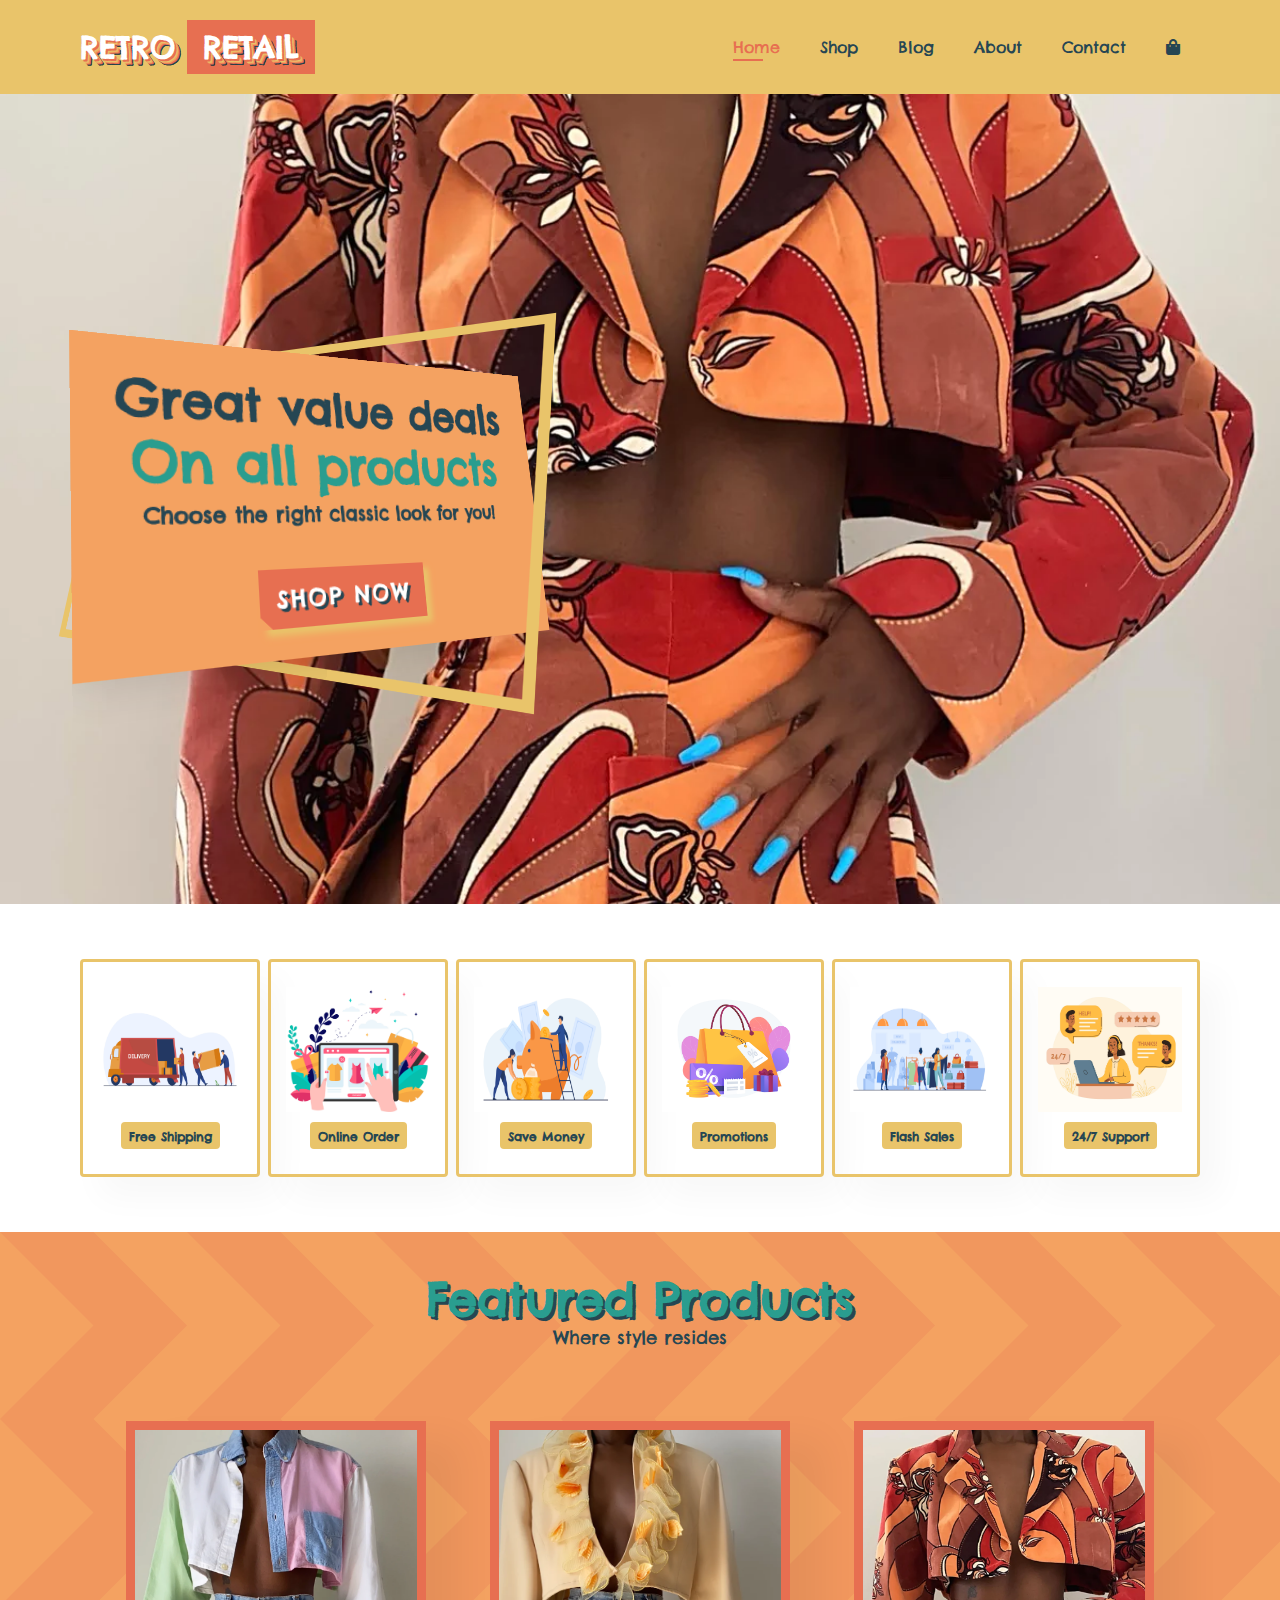
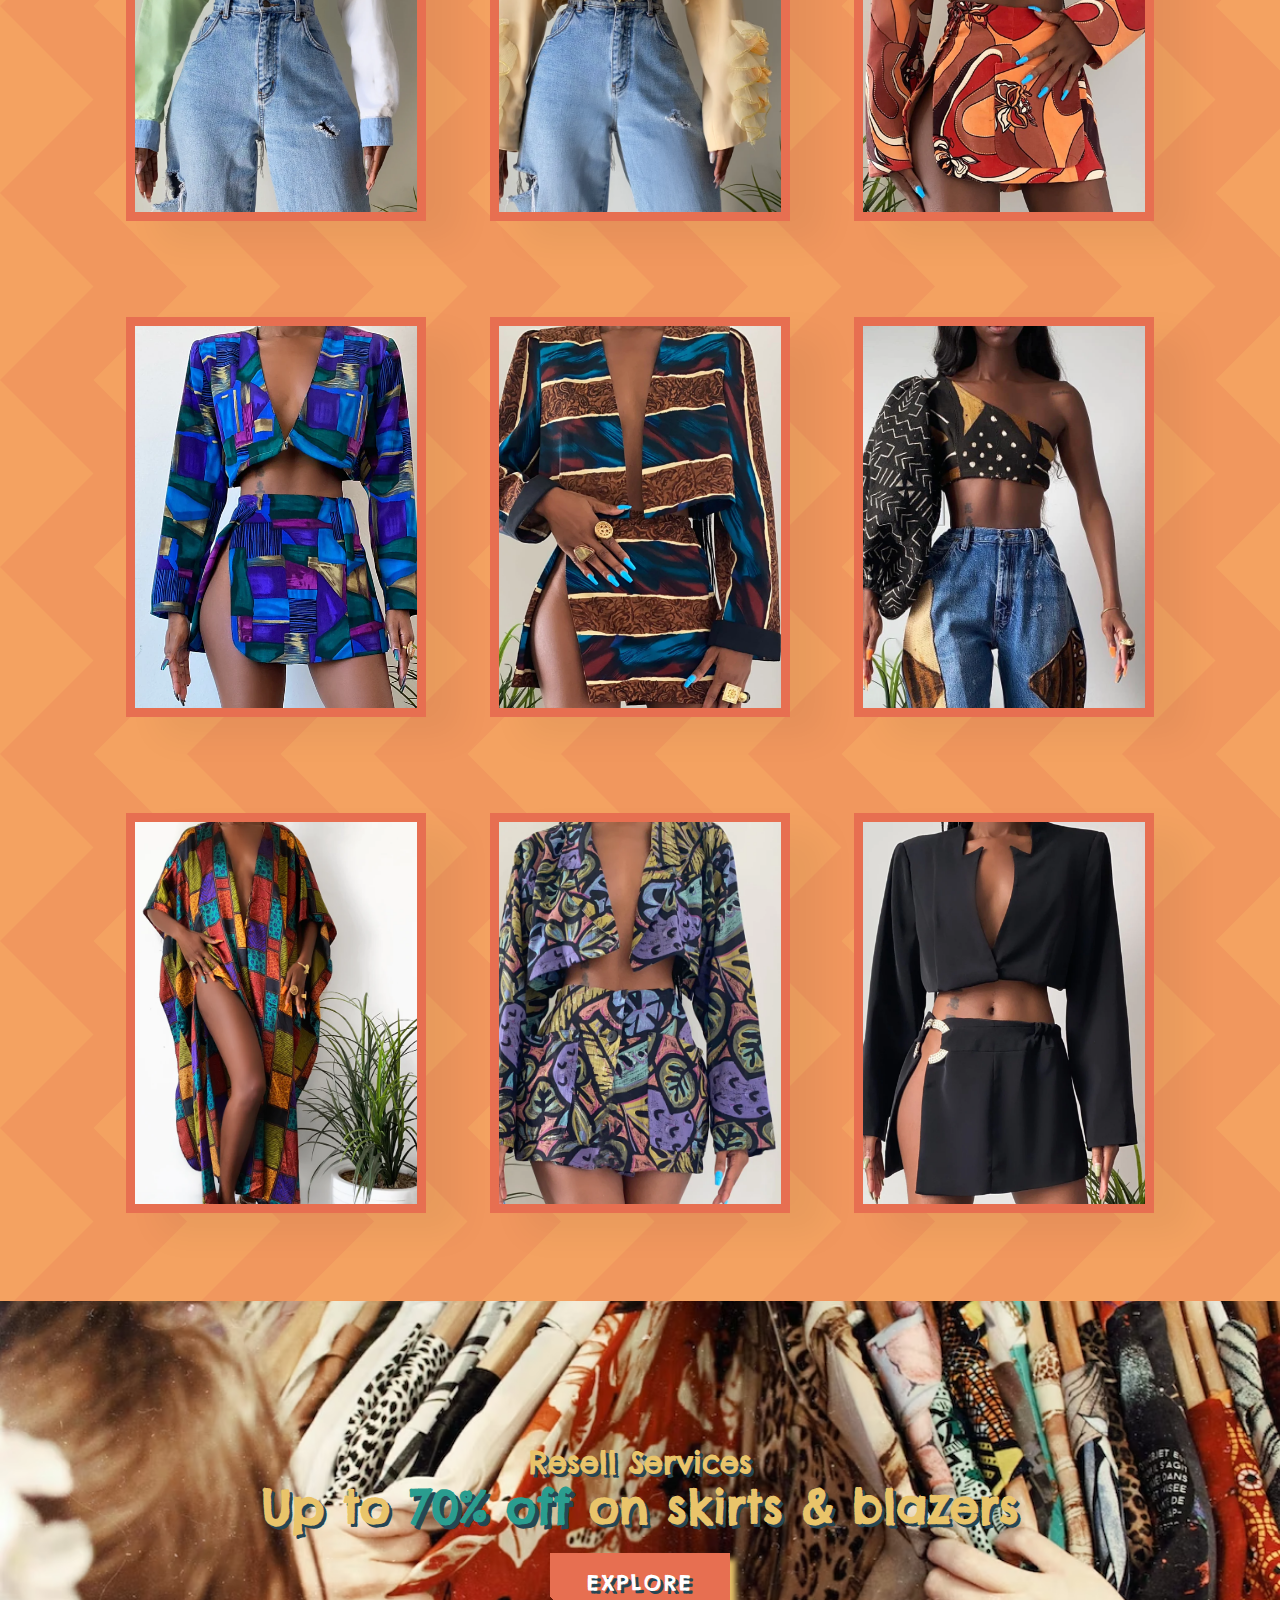
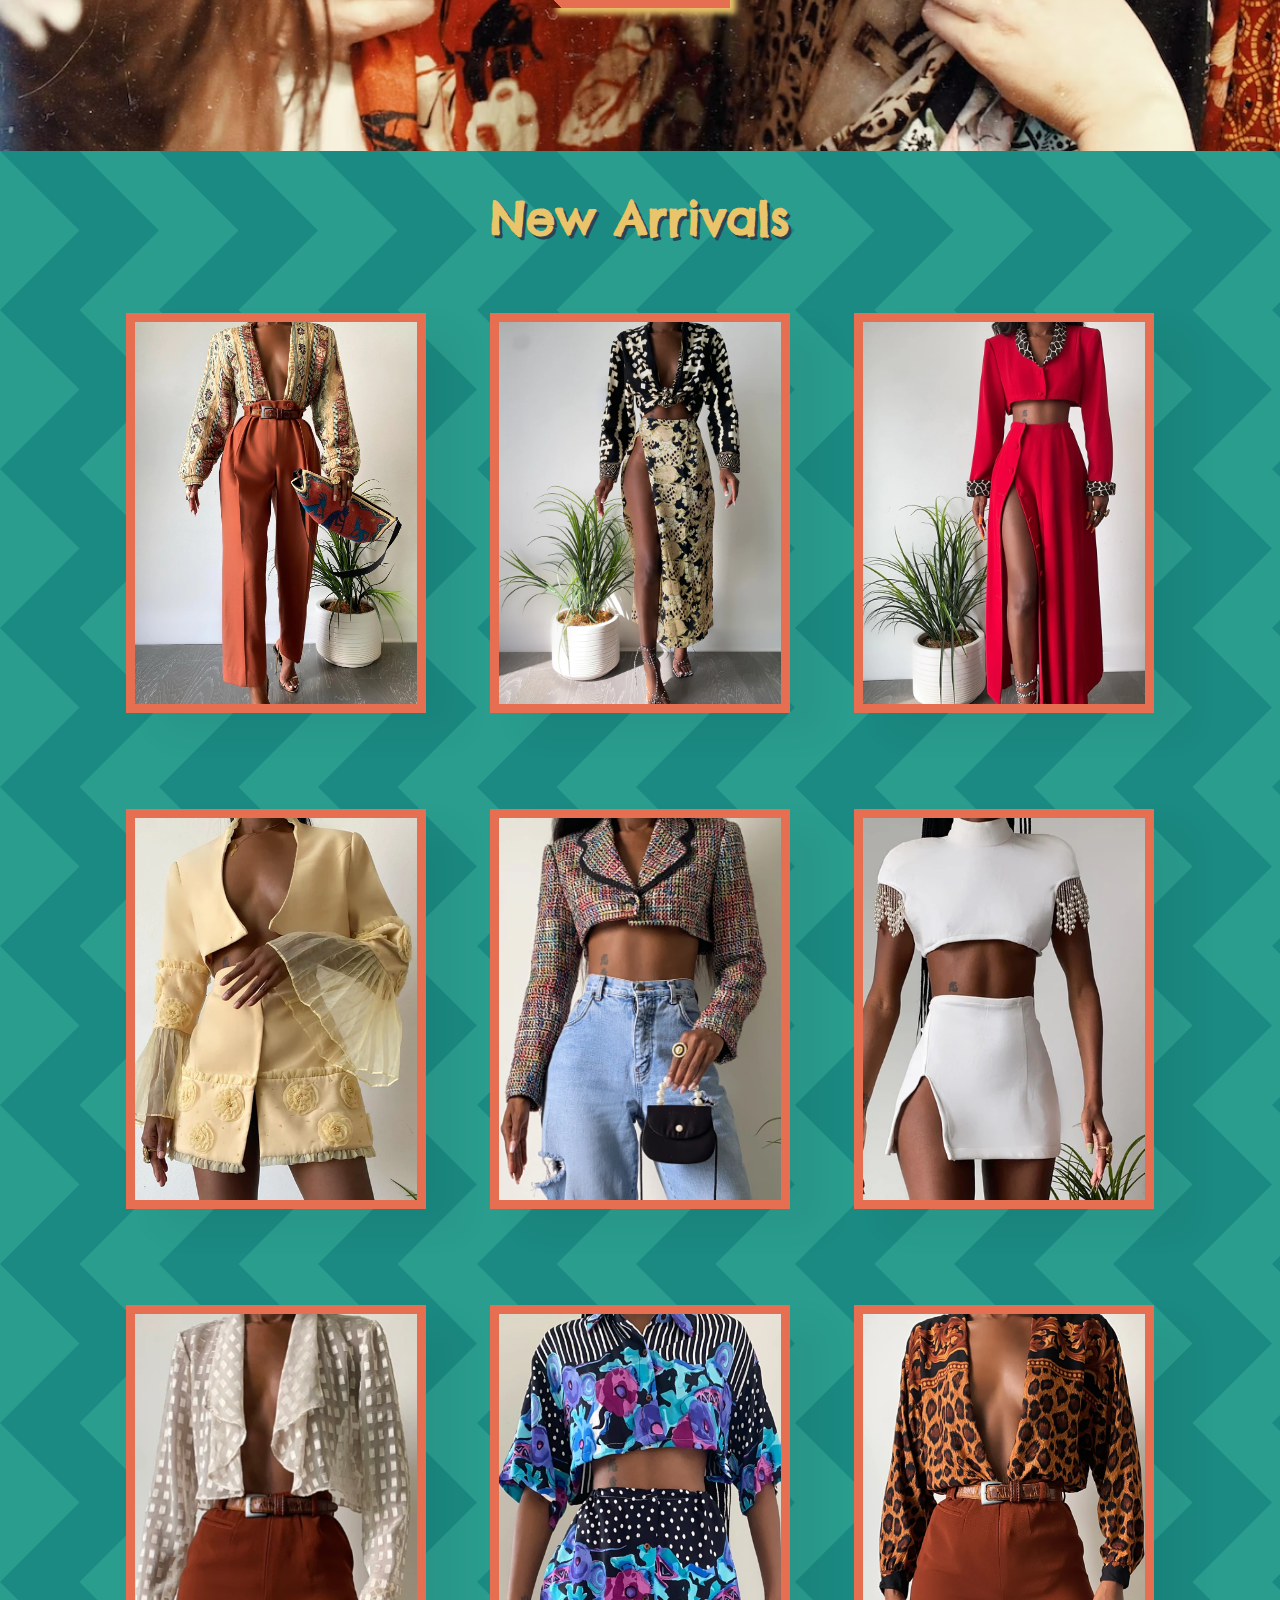
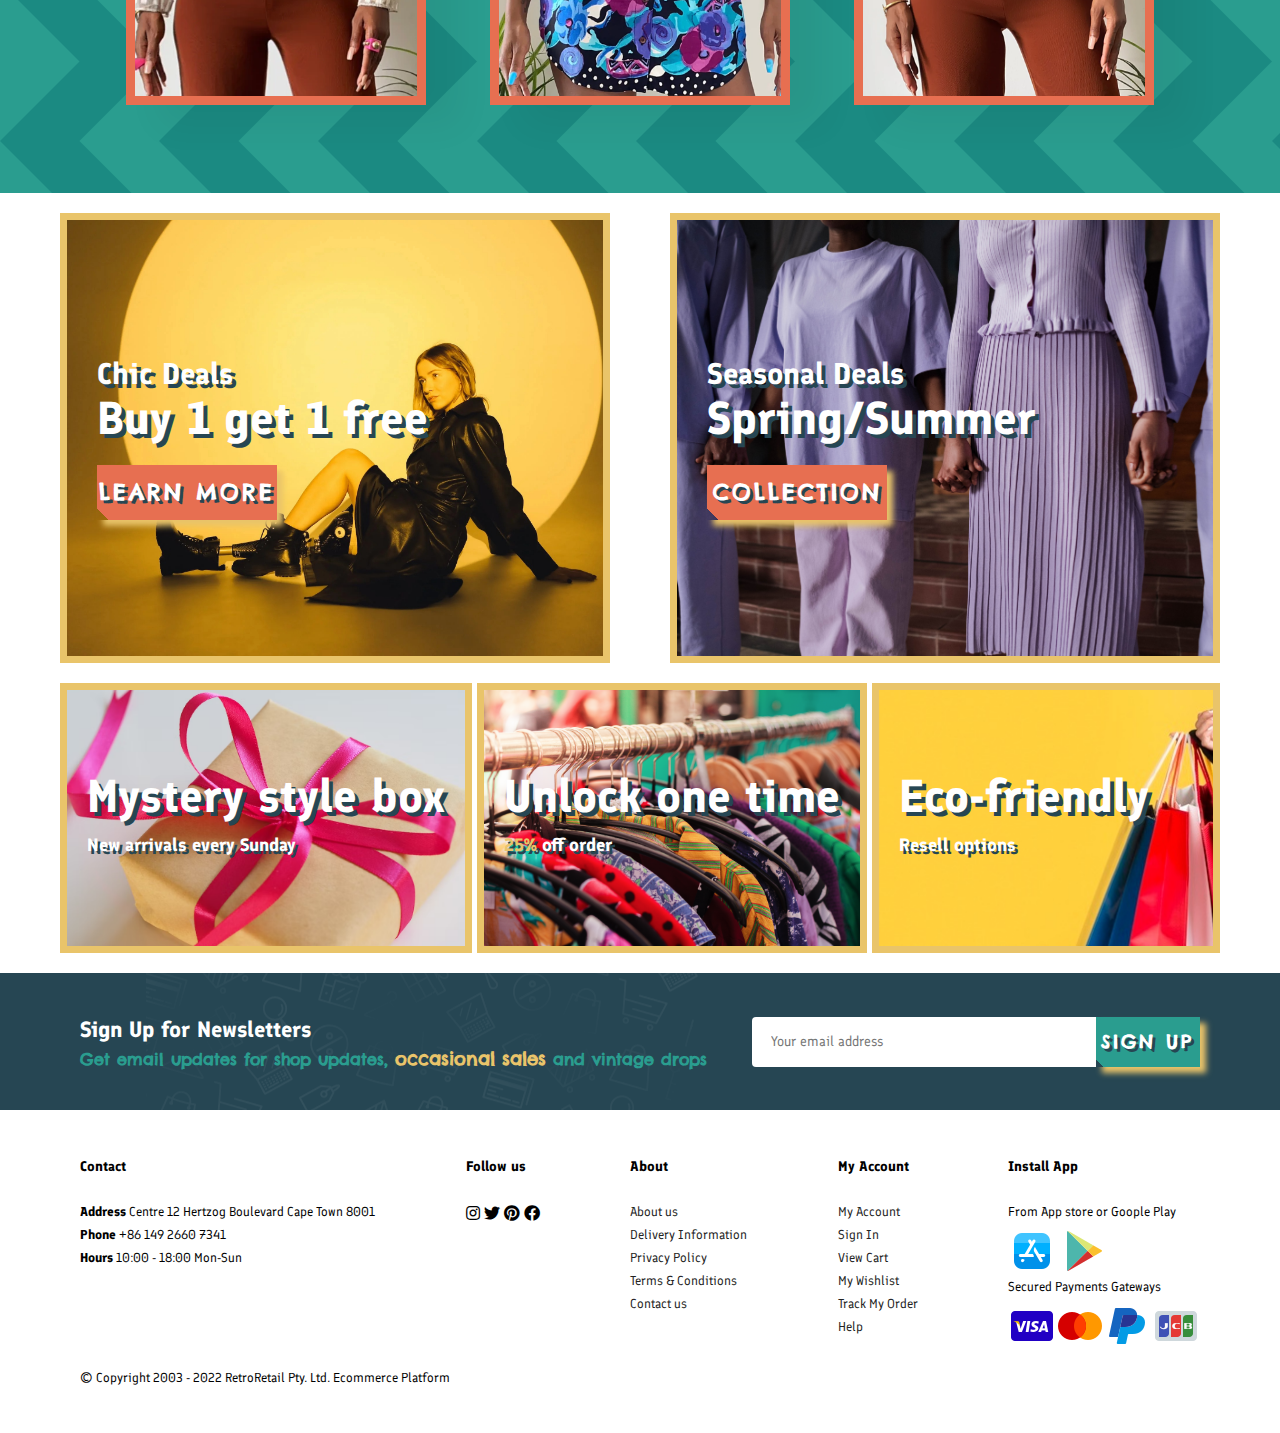
<file: index.html>
<html lang="en">
<head>
  <meta charset="UTF-8">
  <meta http-equiv="X-UA-Compatible" content="IE=edge">
  <meta name="viewport" content="width=device-width, initial-scale=1.0">
   <title>Retro Retail</title>
   <link rel="stylesheet" href="style.css">
   <link rel="stylesheet" href="https://cdnjs.cloudflare.com/ajax/libs/font-awesome/5.15.4/css/all.min.css"
    integrity="sha512-1ycn6IcaQQ40/MKBW2W4Rhis/DbILU74C1vSrLJxCq57o941Ym01SwNsOMqvEBFlcgUa6xLiPY/NS5R+E6ztJQ=="
    crossorigin="anonymous" referrerpolicy="no-referrer" />
   <link rel="preconnect" href="https://fonts.gstatic.com">

</head>
<body>
 <section id="header">
   <div class="logo">
    <h5>Retro <span>Retail</span></h5>
   </div>
    <div>
    <ul id="navbar">
      <li><a class="active" href="index.html">Home</a></li>
      <li><a href="shop.html">Shop</a></li>
      <li><a href="blog.html">Blog</a></li>
      <li><a href="about.html">About</a></li>
      <li><a href="contact.html">Contact</a></li>
      <li id="lg-bag"><a href="cart.html"><i class="fas fa-shopping-bag"></i></a></li>
          <a href="#" id="close"><i class="fas fa-times"></i></a>
   </ul>
   </div>
    <div id="mobile">
      <a href="cart.html"><i class="fas fa-shopping-bag"></i></a>
      <a href="#" id="bar"><i class="fas fa-outdent"></i></a>

    </div>

 </section>
 <section id="hero">
    <div class="hero-card-wrapper">
    <div class="card-text">
    <h2>Great value deals</h2>
    <h1>On all products</h1>
    <h4>Choose the right classic look for you!</h4>
    <a href="shop.html"><button>Shop Now</button></a>
   </div>
  </div>
 </section>
 <section id="feature" class="section-p1">
  <div class="feature-box">
    <img src="images/features/Loading workman carrying boxes.jpg" alt="Loading workman carrying boxes-icon"  height="125px" >
    <h6>Free Shipping</h6>
  </div>
  <div class="feature-box" id="online-order">
    <img src="images/features/onlineshopping.jpg" alt="online-shopping-icon">
    <h6>Online Order</h6>
  </div>
  <div class="feature-box">
    <img src="images/features/piggybank.jpg" alt="piggybank-icon" height="125px">
    <h6>Save Money</h6>
  </div>
  <div class="feature-box">
    <img src="images/features/promotions.jpg" alt="shopping-goods-icon"height="125" width="50px">
    <h6>Promotions</h6>
  </div>
  <div class="feature-box">
    <img src="images/features/sale.jpg" alt="highfive-icon" height="125px">
    <h6>Flash Sales</h6>
  </div>
  <div class="feature-box">
    <img src="images/features/support.jpg" alt="laptop-icon" width="50px" height="125px">
    <h6>24/7 Support</h6>
  </div>

 </section>
 <section id="product-1" class="section-p1">
  <h2>Featured Products</h2>
  <p>Where style resides</p>
  <div class="featured-products">
    <div class="product">
      <div class="image-box">
      <img src="images/products/vintage-2.png" alt="">
      </div>
      <div class="product-content">
      <div class="description">
        <span>Pastel Dreams Denim</span>
        <h5>90s denim set</h5>
        <div class="star-rating">
          <i class="fas fa-star"></i>
          <i class="fas fa-star"></i>
          <i class="fas fa-star"></i>
          <i class="fas fa-star"></i>
          <i class="fas fa-star"></i>
        </div>
        <h4>$80</h4>
      </div>
       <a href="sproduct.html"><i id="shopping-icon" class="fas fa-shopping-cart cart"></i></a>
      </div>
    </div>
    <div class="product">
      <div class="image-box">
        <img src="images/products/vintage-3.png" alt="">
      </div>
      <div class="product-content">
        <div class="description">
          <span>Canary blazer</span>
          <h5>Floral Crop blazer</h5>
          <div class="star-rating">
            <i class="fas fa-star"></i>
            <i class="fas fa-star"></i>
            <i class="fas fa-star"></i>
            <i class="fas fa-star"></i>
          </div>
          <h4>$68</h4>
        </div>
        <a href="sproduct.html"><i  class="fas fa-shopping-cart cart"></i></a>
      </div>
    </div>
    <div class="product">
      <div class="image-box">
        <img src="images/products/vintage-1.png" alt="">
      </div>
      <div class="product-content">
        <div class="description">
          <span>Neural Mosaic Delight</span>
          <h5>Matching two-piece set</h5>
          <div class="star-rating">
            <i class="fas fa-star"></i>
            <i class="fas fa-star"></i>
            <i class="fas fa-star"></i>
            <i class="fas fa-star"></i>
            <i class="fas fa-star"></i>
          </div>
          <h4>$95</h4>
        </div>
        <a href="sproduct.html"><i class="fas fa-shopping-cart cart"></i></a>
      </div>
    </div>
    <div class="product">
      <div class="image-box">
        <img src="images/products/vintage-17.png" alt="">
      </div>
      <div class="product-content">
        <div class="description">
          <span>Aqua Abstract</span>
          <h5>Two-piece mini skirt</h5>
          <div class="star-rating">
            <i class="fas fa-star"></i>
            <i class="fas fa-star"></i>
            <i class="fas fa-star"></i>
            <i class="fas fa-star"></i>
          </div>
          <h4>$68</h4>
        </div>
        <a href="sproduct.html"><i  class="fas fa-shopping-cart cart"></i></a>
      </div>
    </div>
    <div class="product">
      <div class="image-box">
        <img src="images/products/vintage-13.png" alt="">
      </div>
      <div class="product-content">
        <div class="description">
          <span>Mocha Canyon</span>
          <h5>Brown-blue two-piece set</h5>
          <div class="star-rating">
            <i class="fas fa-star"></i>
            <i class="fas fa-star"></i>
            <i class="fas fa-star"></i>
            <i class="fas fa-star"></i>
            <i class="fas fa-star"></i>
          </div>
          <h4>$95</h4>
        </div>
        <a href="sproduct.html"><i  class="fas fa-shopping-cart cart"></i></a>
      </div>
    </div>
    <div class="product">
      <div class="image-box">
        <img src="images/products/vintage-14.png" alt="">
      </div>
      <div class="product-content">
        <div class="description">
          <span>Jungle queen</span>
          <h5>single-sleeved puff top</h5>
          <div class="star-rating">
            <i class="fas fa-star"></i>
            <i class="fas fa-star"></i>
            <i class="fas fa-star"></i>
            <i class="fas fa-star"></i>
            <i class="fas fa-star"></i>
          </div>
          <h4>$95</h4>
        </div>
        <a href="sproduct.html"><i class="fas fa-shopping-cart cart"></i></a>
      </div>
    </div>
    <div class="product">
      <div class="image-box">
        <img src="images/products/vintage-10.png" alt="">
      </div>
      <div class="product-content">
        <div class="description">
          <span>Mosaic Supreme</span>
          <h5>Loose fitted dress</h5>
          <div class="star-rating">
            <i class="fas fa-star"></i>
            <i class="fas fa-star"></i>
            <i class="fas fa-star"></i>
            <i class="fas fa-star"></i>
          </div>
          <h4>$78</h4>
        </div>
        <a href="sproduct.html"><i  class="fas fa-shopping-cart cart"></i></a>
      </div>
    </div>

    <div class="product">
      <div class="image-box">
        <img src="images/products/vintage-15.png" alt="">
      </div>
      <div class="product-content">
        <div class="description">
          <span>Abstract illusions</span>
          <h5>Matching two-piece cotton set</h5>
          <div class="star-rating">
            <i class="fas fa-star"></i>
            <i class="fas fa-star"></i>
            <i class="fas fa-star"></i>
            <i class="fas fa-star"></i>
            <i class="fas fa-star"></i>
          </div>
          <h4>$75</h4>
        </div>
        <a href="sproduct.html"><i class="fas fa-shopping-cart cart"></i></a>
      </div>
    </div>
    <div class="product">
      <div class="image-box">
        <img src="images/products/vintage-16.png" alt="">
      </div>
      <div class="product-content">
        <div class="description">
          <span>Reconstructed Noire</span>
          <h5>Jeweled set</h5>
          <div class="star-rating">
            <i class="fas fa-star"></i>
            <i class="fas fa-star"></i>
            <i class="fas fa-star"></i>
            <i class="fas fa-star"></i>
            <i class="fas fa-star"></i>
          </div>
          <h4>$105</h4>
        </div>
        <a href="sproduct.html"><i class="fas fa-shopping-cart cart"></i></a>
      </div>
    </div>

  </div>

 </section>
 <section id="banner">
  <h4>Resell Services</h4>
  <h2>Up to <span>70% off</span> on skirts & blazers</h2>
  <a href="sale-explore.html"><button  class="explore">Explore</button></a>
 </section>
<section id="product-1" class="new-arrivals">
 <h2>New Arrivals</h2>
<div class="featured-products">
  <div class="product">
    <div class="image-box">
      <img src="images/products/vintage-6.png" alt="">
    </div>
    <div class="product-content">
      <div class="description">
        <span>Toffee Trip</span>
        <h5>Formal trouser</h5>
        <div class="star-rating">
          <i class="fas fa-star"></i>
          <i class="fas fa-star"></i>
          <i class="fas fa-star"></i>
          <i class="fas fa-star"></i>
          <i class="fas fa-star"></i>
        </div>
        <h4>$60</h4>
      </div>
      <a href="#"><i id="shopping-icon"class="fas fa-shopping-cart cart"></i></a>
    </div>
  </div>
  <div class="product">
    <div class="image-box">
      <img src="images/products/vintage-11.png" alt="">
    </div>
    <div class="product-content">
      <div class="description">
        <span>Safari Siren </span>
        <h5>skirt and top</h5>
        <div class="star-rating">
          <i class="fas fa-star"></i>
          <i class="fas fa-star"></i>
          <i class="fas fa-star"></i>
          <i class="fas fa-star"></i>
        </div>
        <h4>$108</h4>
      </div>
      <a href="#"><i id="shopping-icon" class="fas fa-shopping-cart cart"></i></a>
    </div>
  </div>
  <div class="product">
    <div class="image-box">
      <img src="images/products/vintage-12.png" alt="">
    </div>
    <div class="product-content">
      <div class="description">
        <span>Rouge Seductress</span>
        <h5>Matching two-piece suit</h5>
        <div class="star-rating">
          <i class="fas fa-star"></i>
          <i class="fas fa-star"></i>
          <i class="fas fa-star"></i>
          <i class="fas fa-star"></i>
          <i class="fas fa-star"></i>
        </div>
        <h4>$100</h4>
      </div>
      <a href="#"><i id="shopping-icon" class="fas fa-shopping-cart cart"></i></a>
    </div>
  </div>
  <div class="product">
    <div class="image-box">
      <img src="images/products/vintage-7.png" alt="">
    </div>
    <div class="product-content">
      <div class="description">
        <span>Canary Bell Sleeve</span>
        <h5>Two-piece suit</h5>
        <div class="star-rating">
          <i class="fas fa-star"></i>
          <i class="fas fa-star"></i>
          <i class="fas fa-star"></i>
          <i class="fas fa-star"></i>
        </div>
        <h4>$108</h4>
      </div>
      <a href="#"><i id="shopping-icon"class="fas fa-shopping-cart cart"></i></a>
    </div>
  </div>
  <div class="product">
    <div class="image-box">
      <img src="images/products/vintage-5.png" alt="">
    </div>
    <div class="product-content">
      <div class="description">
        <span>Divine Dynasty</span>
        <h5>formal cropped blazer</h5>
        <div class="star-rating">
          <i class="fas fa-star"></i>
          <i class="fas fa-star"></i>
          <i class="fas fa-star"></i>
          <i class="fas fa-star"></i>
          <i class="fas fa-star"></i>
        </div>
        <h4>$95</h4>
      </div>
      <a href="#"><i id="shopping-icon" class="fas fa-shopping-cart cart"></i></a>
    </div>
  </div>
  <div class="product">
    <div class="image-box">
      <img src="images/products/vintage-8.png" alt="">
    </div>
    <div class="product-content">
      <div class="description">
        <span>Angelic fit</span>
        <h5>matching two-piece suit</h5>
        <div class="star-rating">
          <i class="fas fa-star"></i>
          <i class="fas fa-star"></i>
          <i class="fas fa-star"></i>
          <i class="fas fa-star"></i>
          <i class="fas fa-star"></i>
        </div>
        <h4>$95</h4>
      </div>
      <a href="#"><i class="fas fa-shopping-cart cart"></i></a>
    </div>
  </div>
  <div class="product">
    <div class="image-box">
      <img src="images/products/vintage-18.png" alt="">
    </div>
    <div class="product-content">
      <div class="description">
        <span>Vintage Ivory</span>
        <h5>Paneled Crop Blouse</h5>
        <div class="star-rating">
          <i class="fas fa-star"></i>
          <i class="fas fa-star"></i>
          <i class="fas fa-star"></i>
          <i class="fas fa-star"></i>
        </div>
        <h4>$59</h4>
      </div>
      <a href="#"><i class="fas fa-shopping-cart cart"></i></a>
    </div>
  </div>

  <div class="product">
    <div class="image-box">
      <img src="images/products/vintage-19.png" alt="">
    </div>
    <div class="product-content">
      <div class="description">
        <span>Lavender Canvas</span>
        <h5>Matching two-piece cotton set</h5>
        <div class="star-rating">
          <i class="fas fa-star"></i>
          <i class="fas fa-star"></i>
          <i class="fas fa-star"></i>
          <i class="fas fa-star"></i>
          <i class="fas fa-star"></i>
        </div>
        <h4>$65</h4>
      </div>
      <a href="#"><i class="fas fa-shopping-cart cart"></i></a>
    </div>
  </div>
  <div class="product">
    <div class="image-box">
      <img src="images/products/vintage-20.png" alt="">
    </div>
    <div class="product-content">
      <div class="description">
        <span>Leopard Baroque</span>
        <h5>Blouse</h5>
        <div class="star-rating">
          <i class="fas fa-star"></i>
          <i class="fas fa-star"></i>
          <i class="fas fa-star"></i>
          <i class="fas fa-star"></i>
          <i class="fas fa-star"></i>
        </div>
        <h4>$48</h4>
      </div>
      <a href="#"><i class="fas fa-shopping-cart cart"></i></a>
    </div>
  </div>

</div>
</section>
<section id="sm-banner" class="section-p2">
  <div class="banner-box">
    <h4>Chic Deals</h4>
    <h2>Buy 1 get 1 free</h2>
   <a href="sale-explore.html"><button>Learn More</button></a>
  </div>
  <div class="banner-box banner-box2">
    <h4>Seasonal Deals</h4>
    <h2>Spring/Summer</h2>
    <button>Collection</button>
  </div>
</section>
  <section id="banner3">
    <div class="banner-box">
      <h2>Mystery style box</h2>
      <h3>New arrivals every Sunday</h3>
    </div>
    <div class="banner-box banner-box2">
      <h2>Unlock one time</h2>
      <h3><span>25%</span> off order</h3>
    </div>
    <div class="banner-box banner-box3">
      <h2>Eco-friendly</h2>
      <h3>Resell options</h3>
    </div>

</section>
<section id="newsletter" class="section-p1">
  <div class="newstext">
    <h4>Sign Up for Newsletters</h4>
    <p>Get email updates for shop updates, <span>occasional sales</span> and vintage drops</p>
  </div>
  <div class="form">
  <input type="text" placeholder="Your email address">
  <button class="form-btn">Sign Up</button>
  </div>
</section>
<footer class="section-p1">
  <div class="col">
    <h4>Contact</h4>
    <p><strong>Address</strong> Centre 12 Hertzog Boulevard Cape Town 8001</p>
    <p><strong>Phone</strong> +86 149 2660 7341</p>
    <p><strong>Hours</strong> 10:00 - 18:00 Mon-Sun</p>
  </div>
  <div class="socials">
    <h4>Follow us</h4>
    <div class="icons">
      <i class="fab fa-instagram"></i>
      <i class="fab fa-twitter"></i>
      <i class="fab fa-pinterest"></i>
      <i class="fab fa-facebook"></i>
    </div>
  </div>
  <div class="col">
    <h4>About</h4>
    <a href="#">About us</a>
    <a href="#">Delivery Information</a>
    <a href="#">Privacy Policy</a>
    <a href="#">Terms & Conditions</a>
    <a href="#">Contact us</a>
  </div>
  <div class="col">
    <h4>My Account</h4>
    <a href="#">My Account</a>
    <a href="#">Sign In</a>
    <a href="#">View Cart</a>
    <a href="#">My Wishlist</a>
    <a href="#">Track My Order</a>
    <a href="#">Help</a>
  </div>
  <div class="col install">
    <h4>Install App</h4>
    <p>From App store or Goople Play</p>
    <div class="row">
    <img src="images/footer/icons8-app-store-48.png" alt="">
    <img src="images/footer/icons8-google-play-48.png" alt="">
    </div>
    <p>Secured Payments Gateways</p>
    <div class="payment">
    <img src="images/footer/icons8-visa-48.png" alt="">
    <img src="images/footer/icons8-mastercard-logo-48.png" alt="">
    <img src="images/footer/icons8-paypal-48.png" alt="">
    <img src="images/footer/icons8-jcb-48.png" alt="">
    </div>
  </div>
  <div class="copyright">
    <p>© Copyright 2003 - 2022 RetroRetail Pty. Ltd. Ecommerce Platform
</p>
  </div>
</footer>

  <script src="app.js"></script>
</body>
</html>
</file>
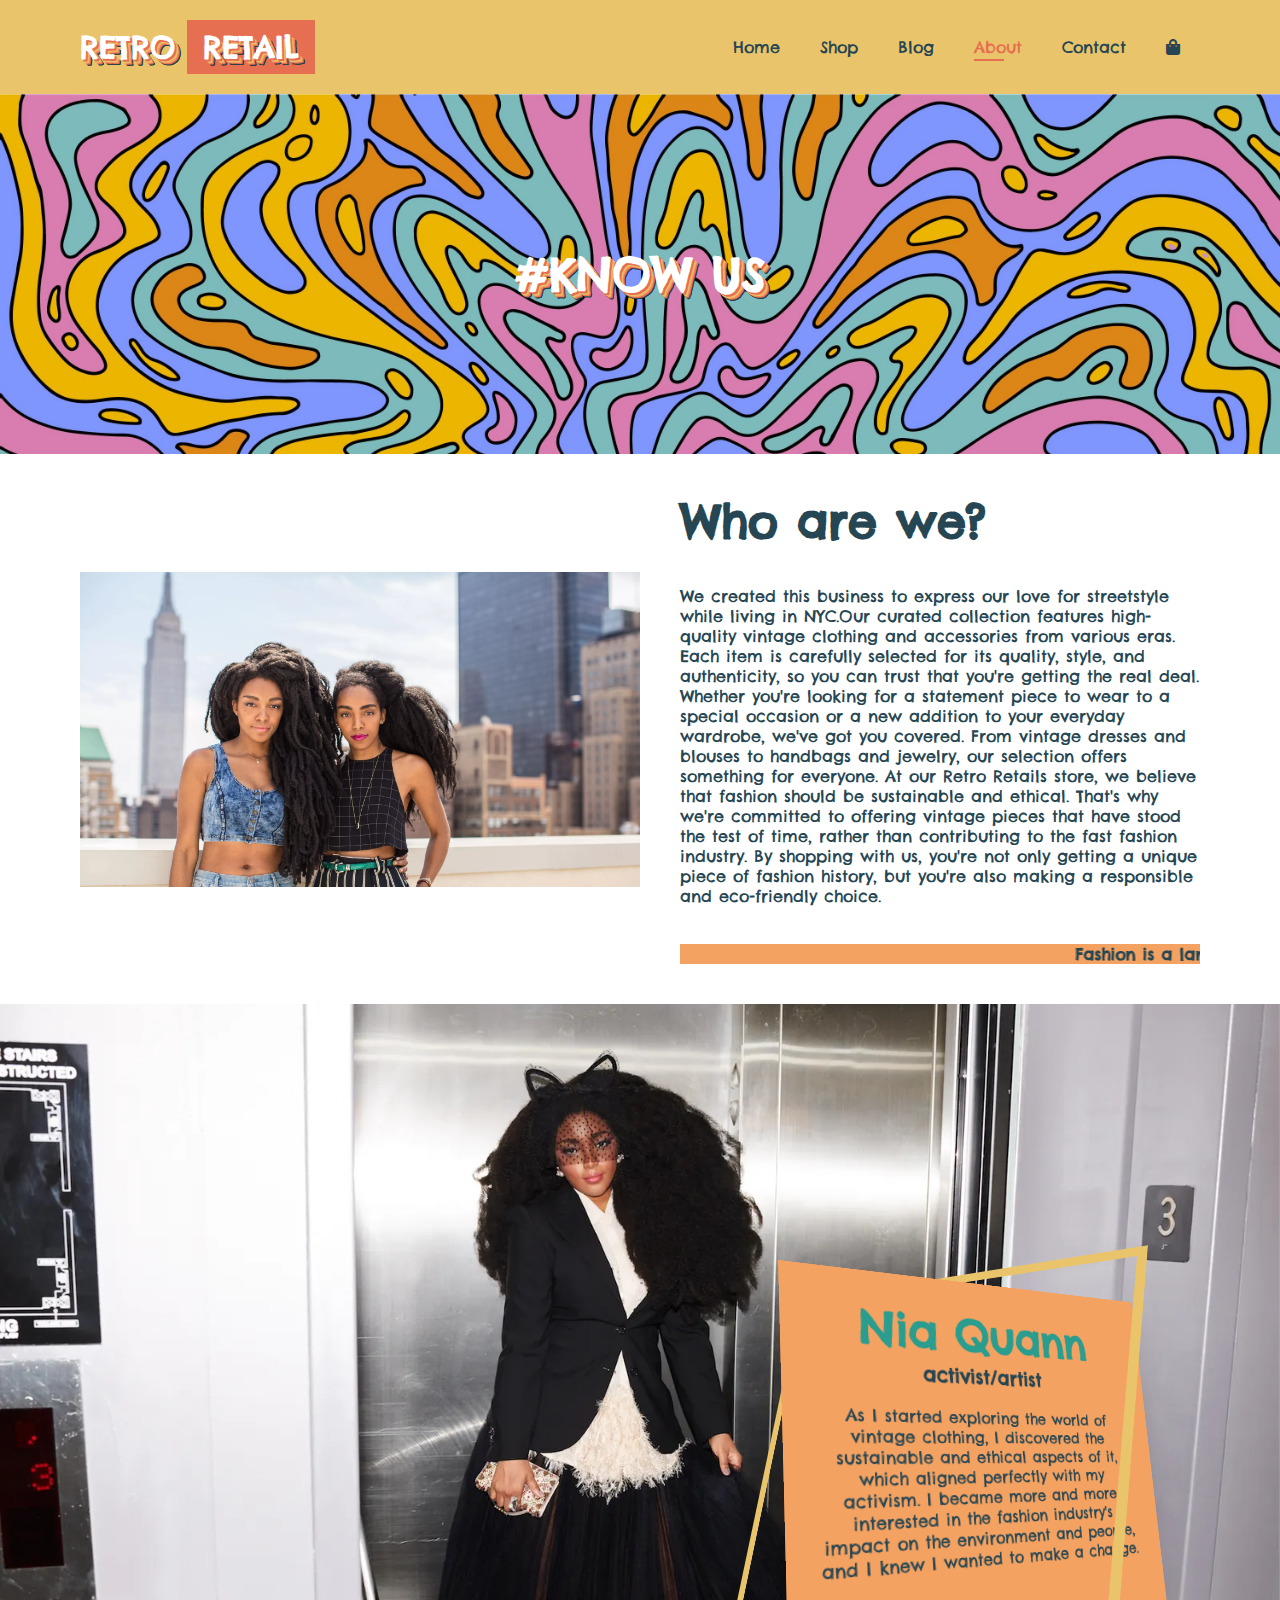
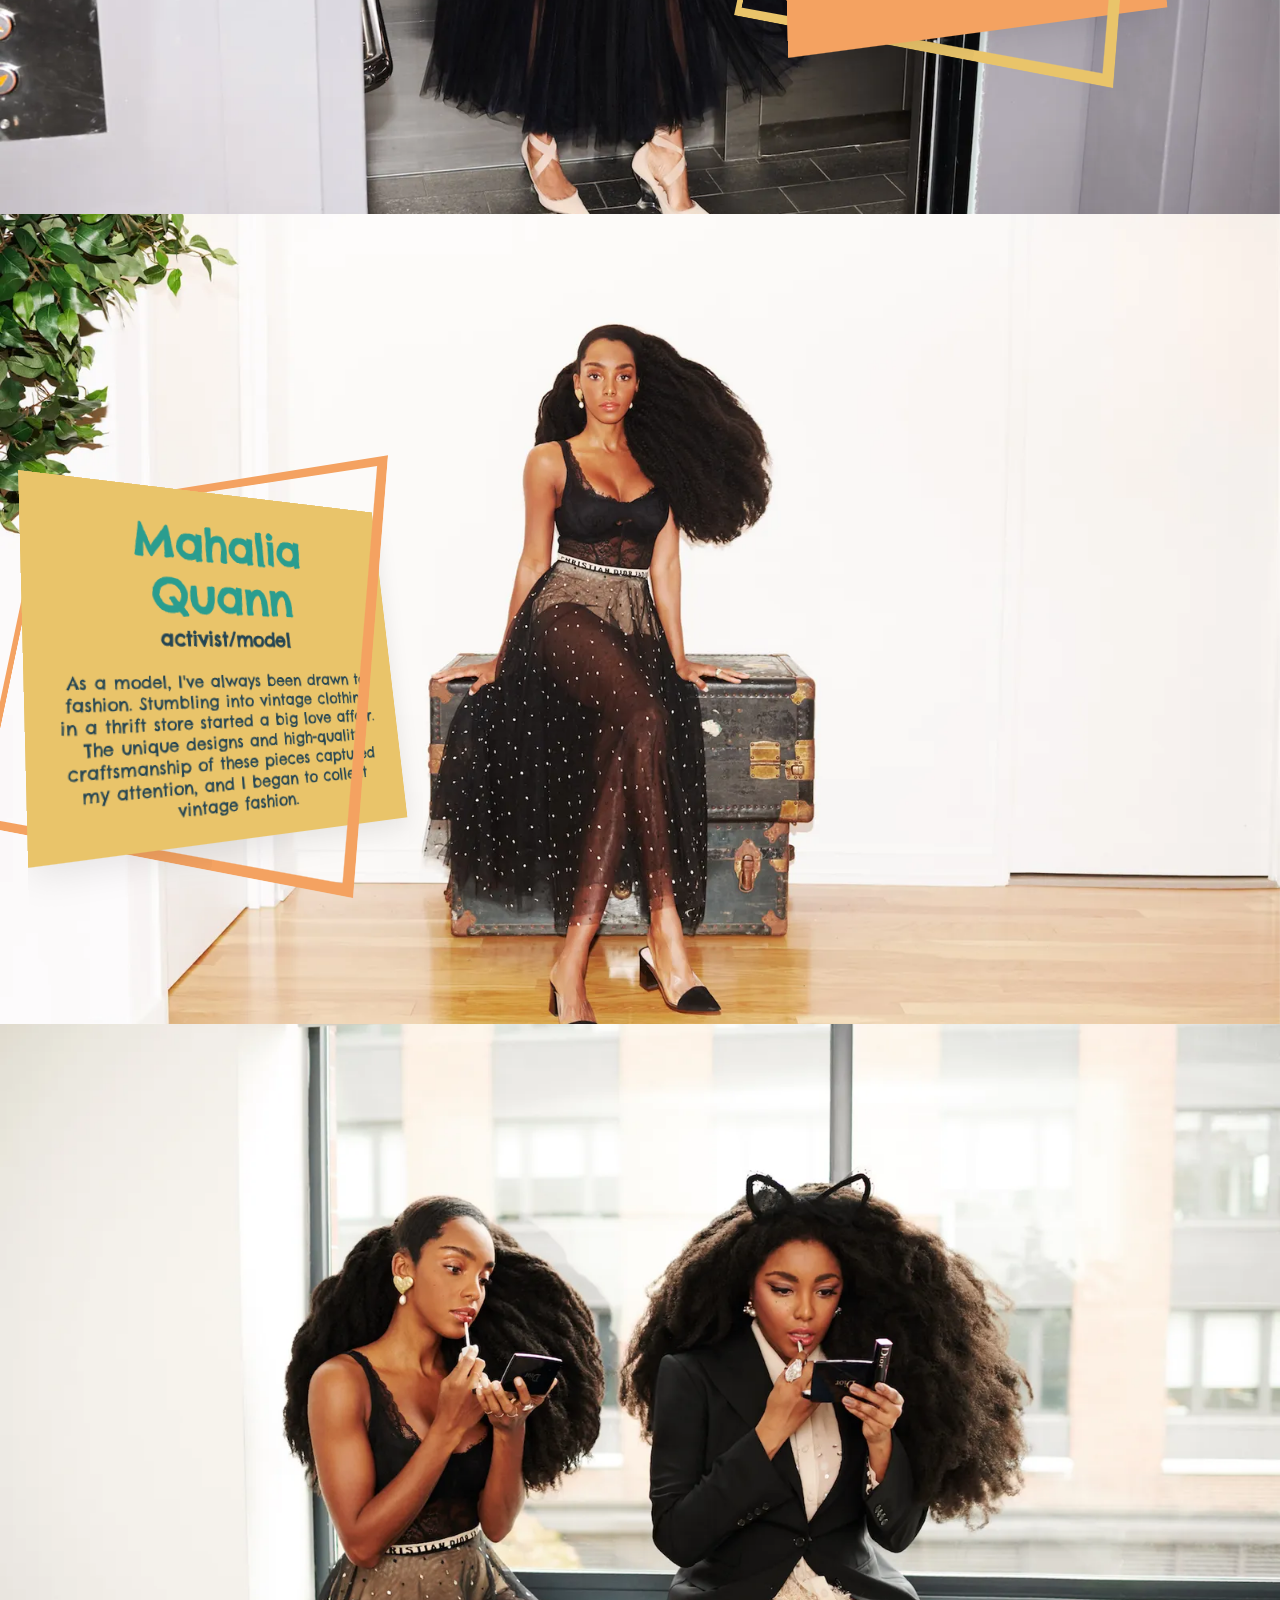
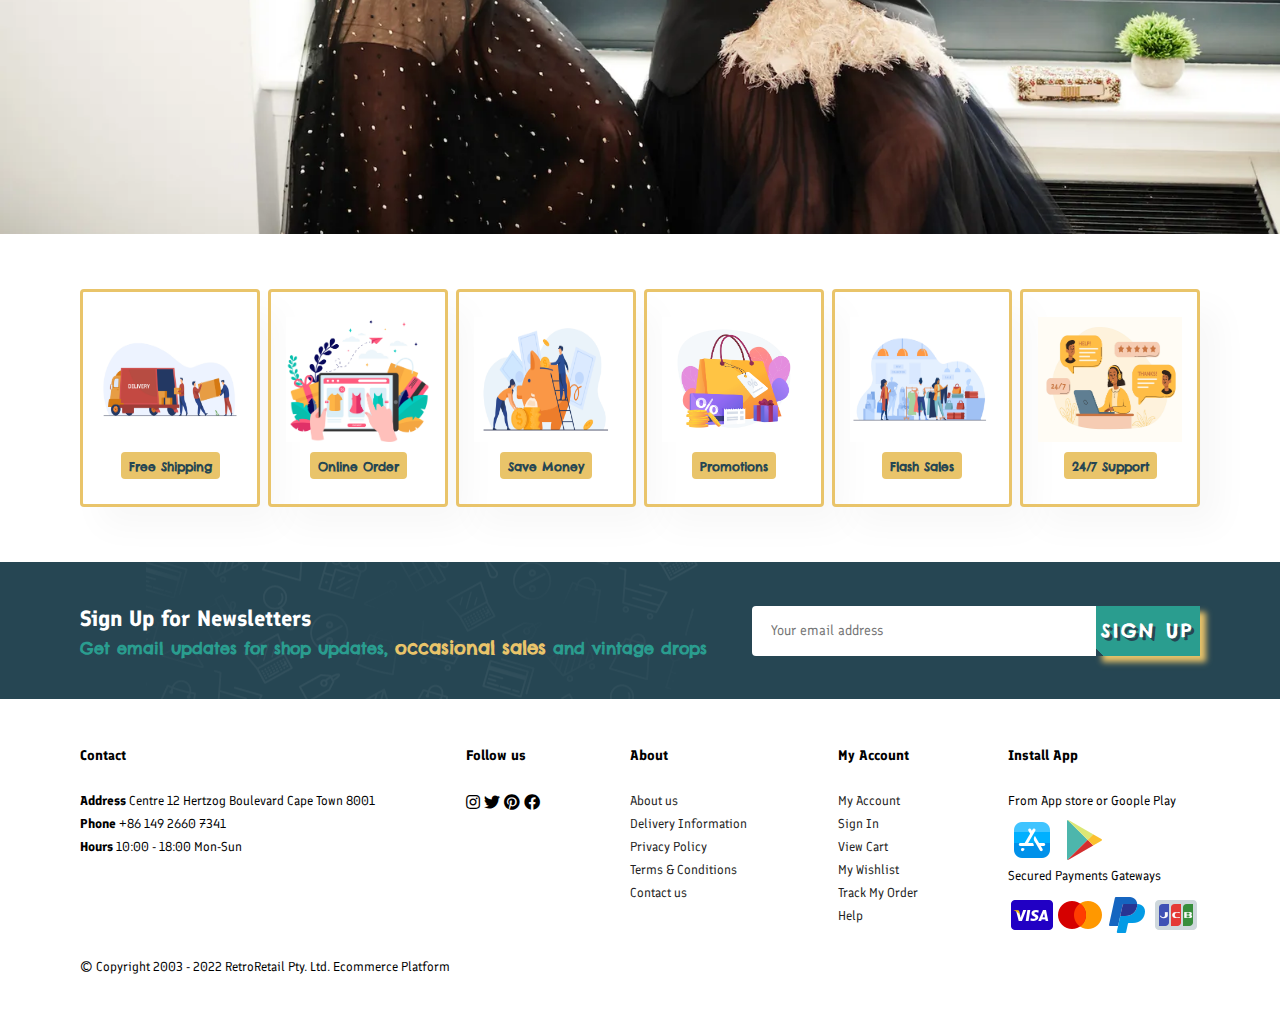
<file: about.html>
<html lang="en">

<head>
  <meta charset="UTF-8">
  <meta http-equiv="X-UA-Compatible" content="IE=edge">
  <meta name="viewport" content="width=device-width, initial-scale=1.0">
  <title>Retro Retail</title>
  <link rel="stylesheet" href="style.css">
  <link rel="stylesheet" href="https://cdnjs.cloudflare.com/ajax/libs/font-awesome/5.15.4/css/all.min.css"
    integrity="sha512-1ycn6IcaQQ40/MKBW2W4Rhis/DbILU74C1vSrLJxCq57o941Ym01SwNsOMqvEBFlcgUa6xLiPY/NS5R+E6ztJQ=="
    crossorigin="anonymous" referrerpolicy="no-referrer" />
  <link rel="preconnect" href="https://fonts.gstatic.com">

</head>

<body>
  <section id="header">
    <div class="logo">
      <h5>Retro <span>Retail</span></h5>
    </div>
    <div>
      <ul id="navbar">
        <li><a href="index.html">Home</a></li>
        <li><a href="shop.html">Shop</a></li>
        <li><a href="blog.html">Blog</a></li>
        <li><a class="active"  href="about.html">About</a></li>
        <li><a href="contact.html">Contact</a></li>
        <li id="lg-bag"><a href="cart.html"><i class="fas fa-shopping-bag"></i></a></li>
        <a href="#" id="close"><i class="fas fa-times"></i></a>
      </ul>
    </div>
    <div id="mobile">
      <a href="cart.html"><i class="fas fa-shopping-bag"></i></a>
      <a href="#" id="bar"><i class="fas fa-outdent"></i></a>

    </div>

  </section>
  <section id="about-page-header" class="about-header">

    <div class="about-text">
      <h2>#Know Us </h2>
    </div>

  </section>
  <section id="about-header" class="section-p1">
    <img src="images/about/quann-sisters.png" alt="">
    <div>
      <h2>Who are we?</h2>
        <br><br>
      <p>We created this business to express our love for streetstyle while living in NYC.Our curated collection features high-quality vintage clothing and accessories from various eras. Each item is carefully selected for its quality, style, and authenticity, so you can trust
      that you're getting the real deal.

      Whether you're looking for a statement piece to wear to a special occasion or a new addition to your everyday wardrobe,
      we've got you covered. From vintage dresses and blouses to handbags and jewelry, our selection offers something for
      everyone.

      At our Retro Retails store, we believe that fashion should be sustainable and ethical. That's why we're
      committed to offering vintage pieces that have stood the test of time, rather than contributing to the fast fashion
      industry. By shopping with us, you're not only getting a unique piece of fashion history, but you're also making a
      responsible and eco-friendly choice.</p>

     <br><br>
     <marquee bgcolor="#f4a261" loop="-1" scrollamount="5" width="100%">Fashion is a language of creativity and exploration. Dress your way into a bolder you!</marquee>
    </div>
  </section>

<section id="about-hero-1">
  <div class="about-hero-card-wrapper">
    <div class="about-card-text">
      <h2>Nia Quann</h2>
      <h4>activist/artist</h4>
      <p>As I started exploring the world of vintage clothing, I discovered the sustainable and ethical aspects of it, which
      aligned perfectly with my activism. I became more and more interested in the fashion industry's impact on the
      environment and people, and I knew I wanted to make a change.</p>
    </div>
  </div>
</section>
<section id="about-hero-2">
  <div class="about-hero-card-wrapper">
    <div class="about-card-text">
      <h2>Mahalia Quann</h2>
      <h4>activist/model</h4>
      <p>As a model, I've always been drawn to fashion. Stumbling into vintage clothing in a
      thrift store started a big love affair. The unique designs and high-quality craftsmanship of these pieces captured my
      attention, and I began to collect vintage fashion.</p>
    </div>
  </div>
</section>
<section id="about-hero-3">
</section>
  <section id="feature" class="section-p1">
    <div class="feature-box">
      <img src="images/features/Loading workman carrying boxes.jpg" alt="Loading workman carrying boxes-icon"
        height="125px">
      <h6>Free Shipping</h6>
    </div>
    <div class="feature-box" id="online-order">
      <img src="images/features/onlineshopping.jpg" alt="online-shopping-icon">
      <h6>Online Order</h6>
    </div>
    <div class="feature-box">
      <img src="images/features/piggybank.jpg" alt="piggybank-icon" height="125px">
      <h6>Save Money</h6>
    </div>
    <div class="feature-box">
      <img src="images/features/promotions.jpg" alt="shopping-goods-icon" height="125" width="50px">
      <h6>Promotions</h6>
    </div>
    <div class="feature-box">
      <img src="images/features/sale.jpg" alt="highfive-icon" height="125px">
      <h6>Flash Sales</h6>
    </div>
    <div class="feature-box">
      <img src="images/features/support.jpg" alt="laptop-icon" width="50px" height="125px">
      <h6>24/7 Support</h6>
    </div>

  </section>
  <section id="newsletter" class="section-p1">
    <div class="newstext">
      <h4>Sign Up for Newsletters</h4>
      <p>Get email updates for shop updates, <span>occasional sales</span> and vintage drops</p>
    </div>
    <div class="form">
      <input type="text" placeholder="Your email address">
      <button class="form-btn">Sign Up</button>
    </div>
  </section>

<footer class="section-p1">
  <div class="col">
    <h4>Contact</h4>
    <p><strong>Address</strong> Centre 12 Hertzog Boulevard Cape Town 8001</p>
    <p><strong>Phone</strong> +86 149 2660 7341</p>
    <p><strong>Hours</strong> 10:00 - 18:00 Mon-Sun</p>
  </div>
  <div class="socials">
    <h4>Follow us</h4>
    <div class="icons">
      <i class="fab fa-instagram"></i>
      <i class="fab fa-twitter"></i>
      <i class="fab fa-pinterest"></i>
      <i class="fab fa-facebook"></i>
    </div>
  </div>
  <div class="col">
    <h4>About</h4>
    <a href="#">About us</a>
    <a href="#">Delivery Information</a>
    <a href="#">Privacy Policy</a>
    <a href="#">Terms & Conditions</a>
    <a href="#">Contact us</a>
  </div>
  <div class="col">
    <h4>My Account</h4>
    <a href="#">My Account</a>
    <a href="#">Sign In</a>
    <a href="#">View Cart</a>
    <a href="#">My Wishlist</a>
    <a href="#">Track My Order</a>
    <a href="#">Help</a>
  </div>
  <div class="col install">
    <h4>Install App</h4>
    <p>From App store or Goople Play</p>
    <div class="row">
      <img src="images/footer/icons8-app-store-48.png" alt="">
      <img src="images/footer/icons8-google-play-48.png" alt="">
    </div>
    <p>Secured Payments Gateways</p>
    <div class="payment">
      <img src="images/footer/icons8-visa-48.png" alt="">
      <img src="images/footer/icons8-mastercard-logo-48.png" alt="">
      <img src="images/footer/icons8-paypal-48.png" alt="">
      <img src="images/footer/icons8-jcb-48.png" alt="">
    </div>
  </div>
  <div class="copyright">
    <p>© Copyright 2003 - 2022 RetroRetail Pty. Ltd. Ecommerce Platform
    </p>
  </div>
</footer>

  <script src="app.js"></script>
</body>

</html>
</file>
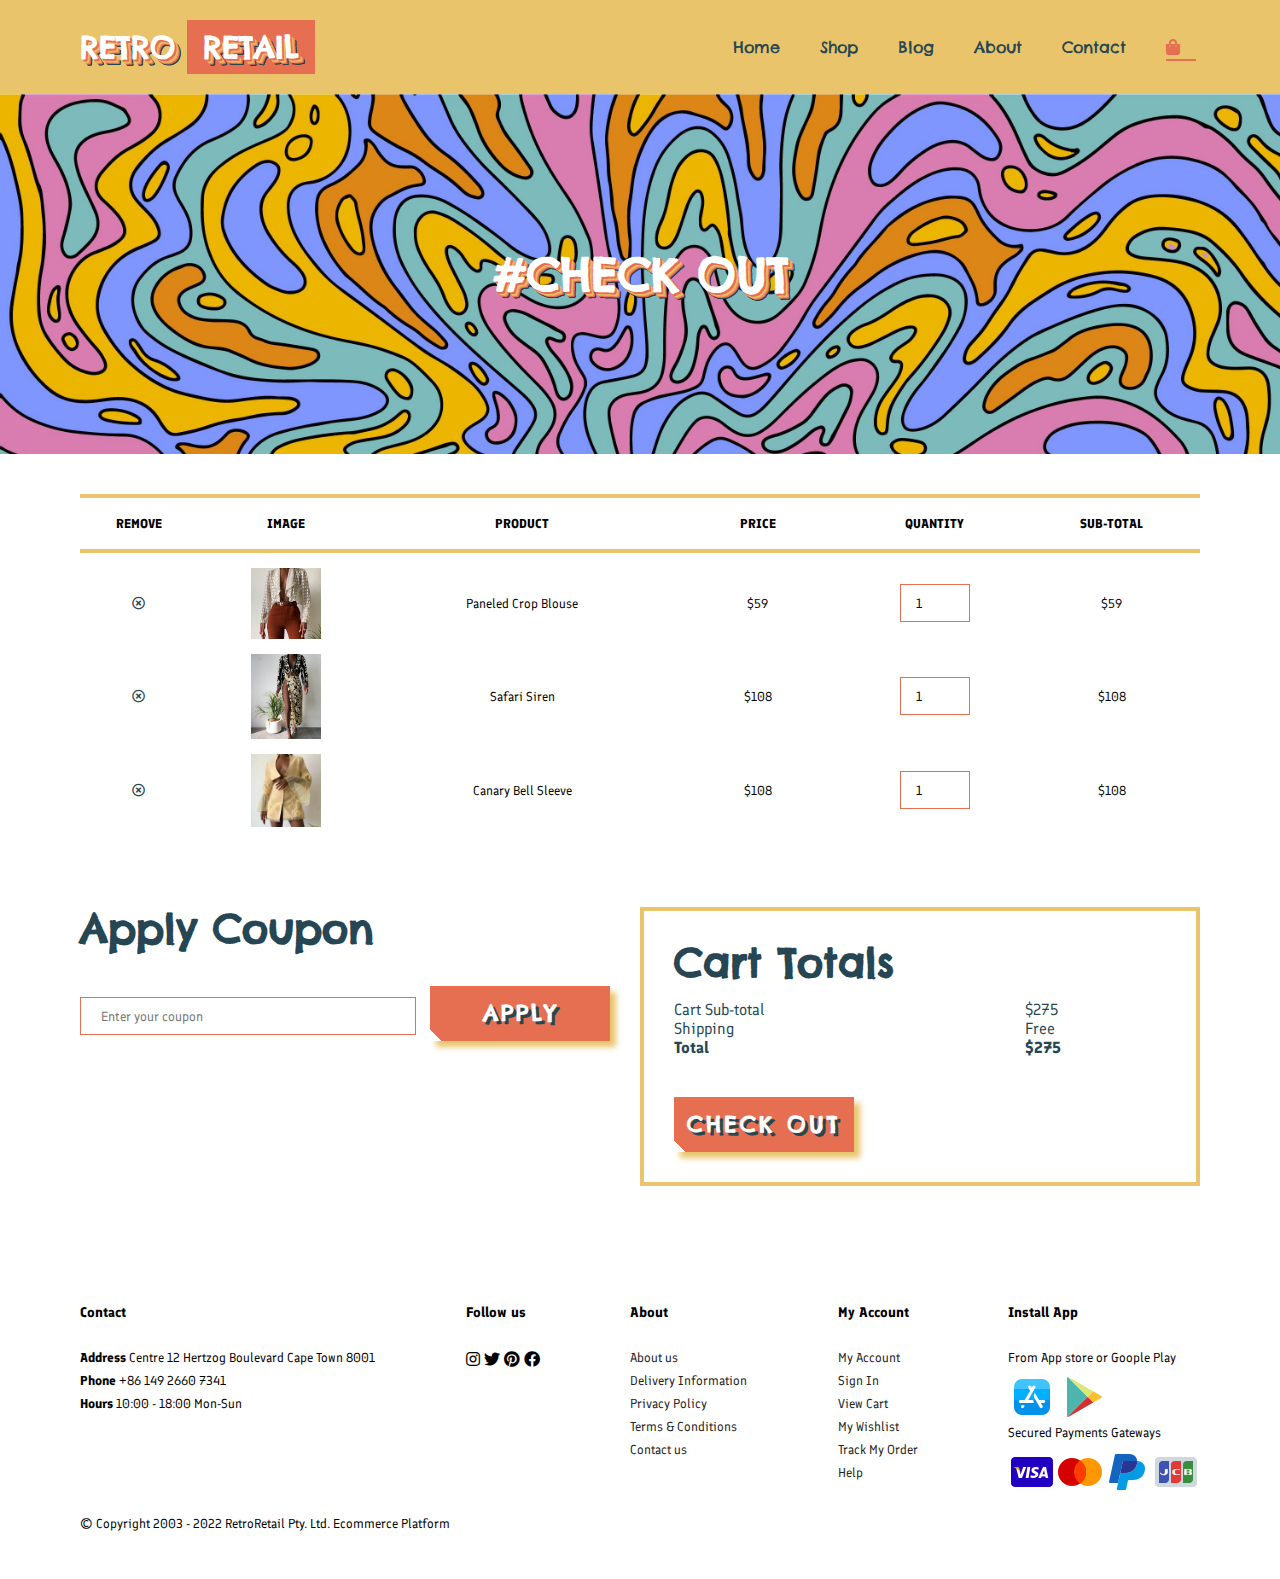
<file: cart.html>
<html lang="en">

<head>
  <meta charset="UTF-8">
  <meta http-equiv="X-UA-Compatible" content="IE=edge">
  <meta name="viewport" content="width=device-width, initial-scale=1.0">
  <title>Retro Retail</title>
  <link rel="stylesheet" href="style.css">
  <link rel="stylesheet" href="https://cdnjs.cloudflare.com/ajax/libs/font-awesome/5.15.4/css/all.min.css"
    integrity="sha512-1ycn6IcaQQ40/MKBW2W4Rhis/DbILU74C1vSrLJxCq57o941Ym01SwNsOMqvEBFlcgUa6xLiPY/NS5R+E6ztJQ=="
    crossorigin="anonymous" referrerpolicy="no-referrer" />
  <link rel="preconnect" href="https://fonts.gstatic.com">

</head>

<body>
  <section id="header">
    <div class="logo">
      <h5>Retro <span>Retail</span></h5>
    </div>
    <div>
      <ul id="navbar">
        <li><a href="index.html">Home</a></li>
        <li><a href="shop.html">Shop</a></li>
        <li><a href="blog.html">Blog</a></li>
        <li><a href="about.html">About</a></li>
        <li><a href="contact.html">Contact</a></li>
        <li id="lg-bag"><a class="active"  href="cart.html"><i class="fas fa-shopping-bag"></i></a></li>
        <a href="#" id="close"><i class="fas fa-times"></i></a>
      </ul>
    </div>
    <div id="mobile">
      <a href="cart.html"><i class="fas fa-shopping-bag"></i></a>
      <a href="#" id="bar"><i class="fas fa-outdent"></i></a>

    </div>

  </section>
  <section id="cart-page-header" class="about-header">
    <div class="cart-text">
      <h2>#Check Out</h2>
    </div>
    </section>
  <section id="cart" class="section-p1">
    <table width="100%">
      <thead>
        <tr>
          <td>Remove</td>
          <td>Image</td>
          <td>Product</td>
          <td>Price</td>
          <td>Quantity</td>
          <td>Sub-total</td>
        </tr>
      </thead>
      <tbody>
        <tr>
          <td><a href="#"><i class="far fa-times-circle"></i></a></td>
          <td><img src="images/products/vintage-18.png"></td>
          <td>Paneled Crop Blouse</td>
          <td>$59</td>
          <td><input type="number" value="1"></td>
          <td>$59</td>
        </tr>
        <tr>
          <td><a href="#"><i class="far fa-times-circle"></i></a></td>
          <td><img src="images/products/vintage-11.png"></td>
          <td>Safari Siren</td>
          <td>$108</td>
          <td><input type="number" value="1"></td>
          <td>$108</td>
        </tr>
        <tr>
          <td><a href="#"><i class="far fa-times-circle"></i></a></td>
          <td><img src="images/products/vintage-7.png"></td>
          <td>Canary Bell Sleeve</td>
          <td>$108</td>
          <td><input type="number" value="1"></td>
          <td>$108</td>
        </tr>
      </tbody>
    </table>

  </section>
  <section id="cart-add" class="section-p1">
  <div id="coupon">
    <h3>Apply Coupon</h3>
    <div>
      <input type="text" placeholder="Enter your coupon">
      <button>Apply</button>
    </div>
  </div>
  <div id="sub-total">
    <h3>Cart Totals</h3>
    <table>
      <tr>
        <td>Cart Sub-total</td>
        <td>$275</td>
      </tr>
      <tr>
        <td>Shipping</td>
        <td>Free</td>
      </tr>
      <tr>
        <td><strong>Total</strong></td>
        <td><strong>$275</strong></td>
      </tr>
    </table>
    <button>check out</button>

  </div>

  </section>


<footer class="section-p1">
  <div class="col">
    <h4>Contact</h4>
    <p><strong>Address</strong> Centre 12 Hertzog Boulevard Cape Town 8001</p>
    <p><strong>Phone</strong> +86 149 2660 7341</p>
    <p><strong>Hours</strong> 10:00 - 18:00 Mon-Sun</p>
  </div>
  <div class="socials">
    <h4>Follow us</h4>
    <div class="icons">
      <i class="fab fa-instagram"></i>
      <i class="fab fa-twitter"></i>
      <i class="fab fa-pinterest"></i>
      <i class="fab fa-facebook"></i>
    </div>
  </div>
  <div class="col">
    <h4>About</h4>
    <a href="#">About us</a>
    <a href="#">Delivery Information</a>
    <a href="#">Privacy Policy</a>
    <a href="#">Terms & Conditions</a>
    <a href="#">Contact us</a>
  </div>
  <div class="col">
    <h4>My Account</h4>
    <a href="#">My Account</a>
    <a href="#">Sign In</a>
    <a href="#">View Cart</a>
    <a href="#">My Wishlist</a>
    <a href="#">Track My Order</a>
    <a href="#">Help</a>
  </div>
  <div class="col install">
    <h4>Install App</h4>
    <p>From App store or Goople Play</p>
    <div class="row">
      <img src="images/footer/icons8-app-store-48.png" alt="">
      <img src="images/footer/icons8-google-play-48.png" alt="">
    </div>
    <p>Secured Payments Gateways</p>
    <div class="payment">
      <img src="images/footer/icons8-visa-48.png" alt="">
      <img src="images/footer/icons8-mastercard-logo-48.png" alt="">
      <img src="images/footer/icons8-paypal-48.png" alt="">
      <img src="images/footer/icons8-jcb-48.png" alt="">
    </div>
  </div>
  <div class="copyright">
    <p>© Copyright 2003 - 2022 RetroRetail Pty. Ltd. Ecommerce Platform
    </p>
  </div>
</footer>

  <script src="app.js"></script>
</body>

</html>
</file>
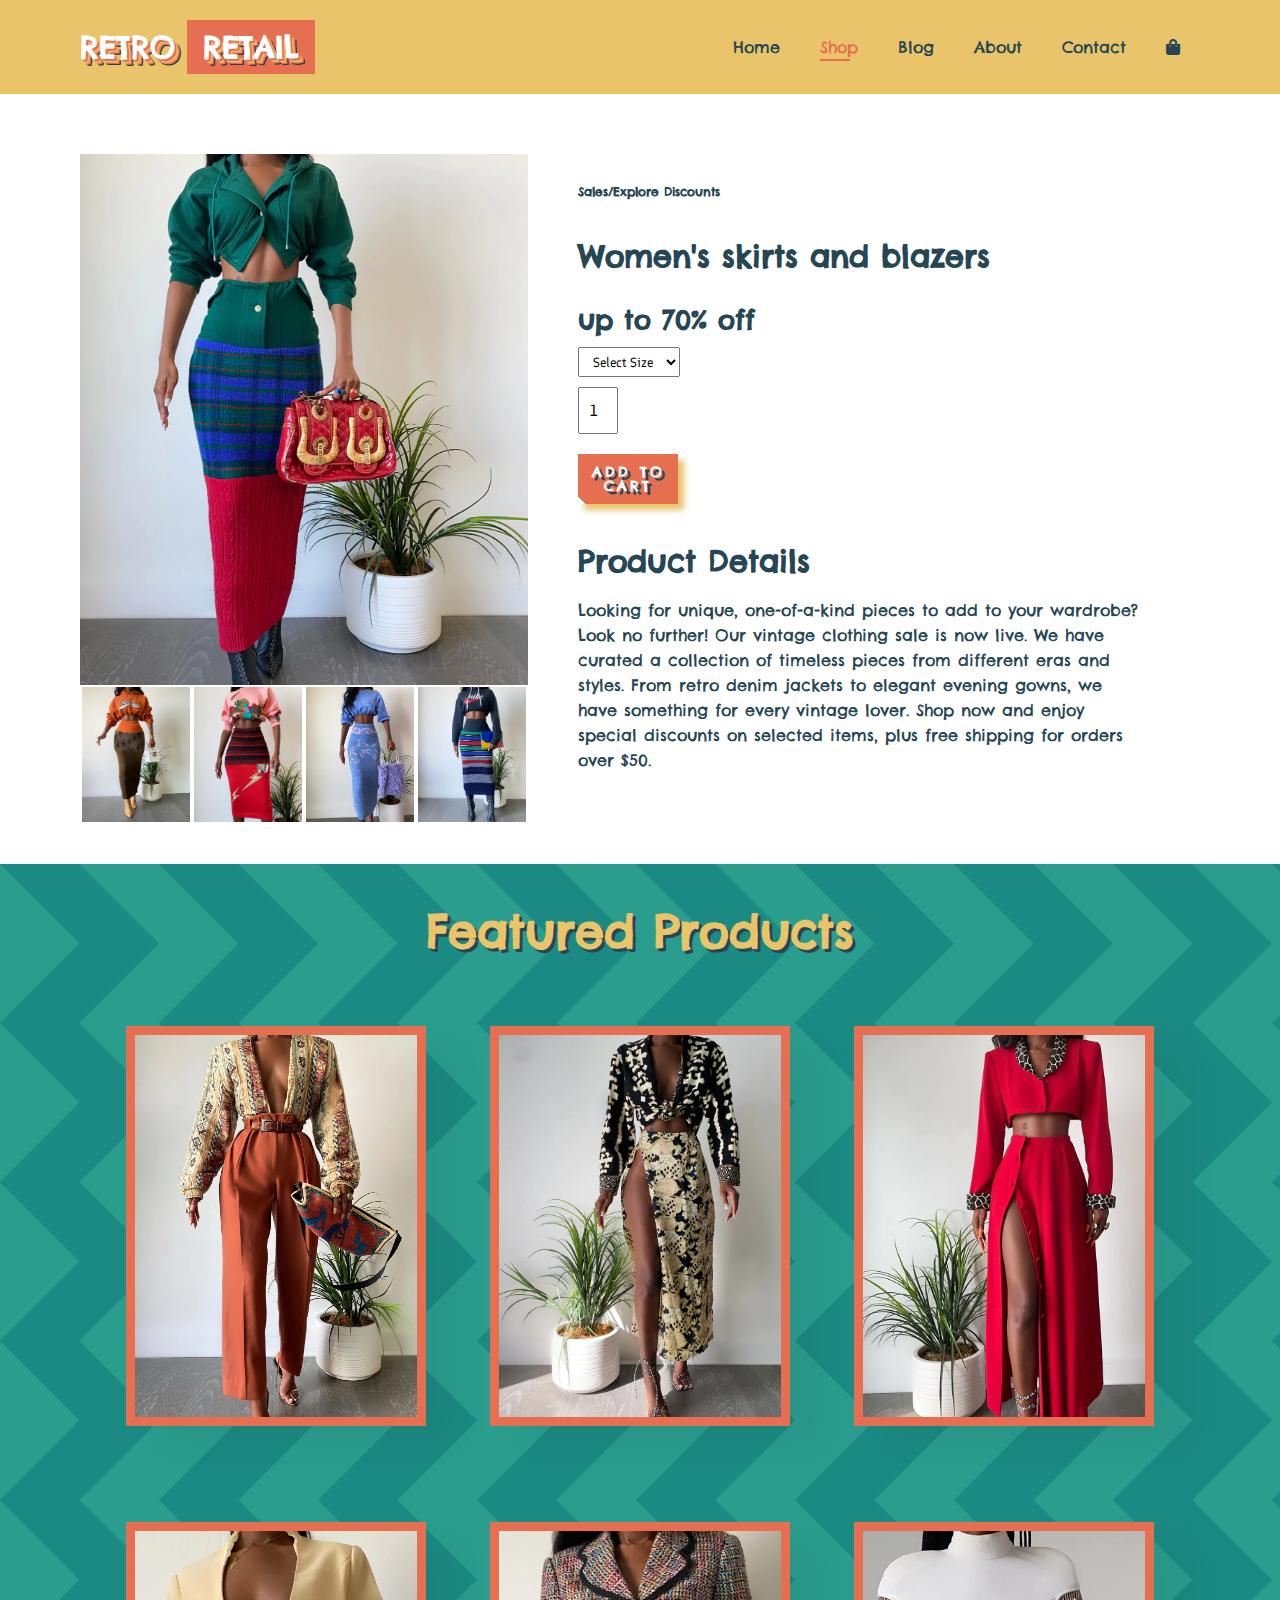
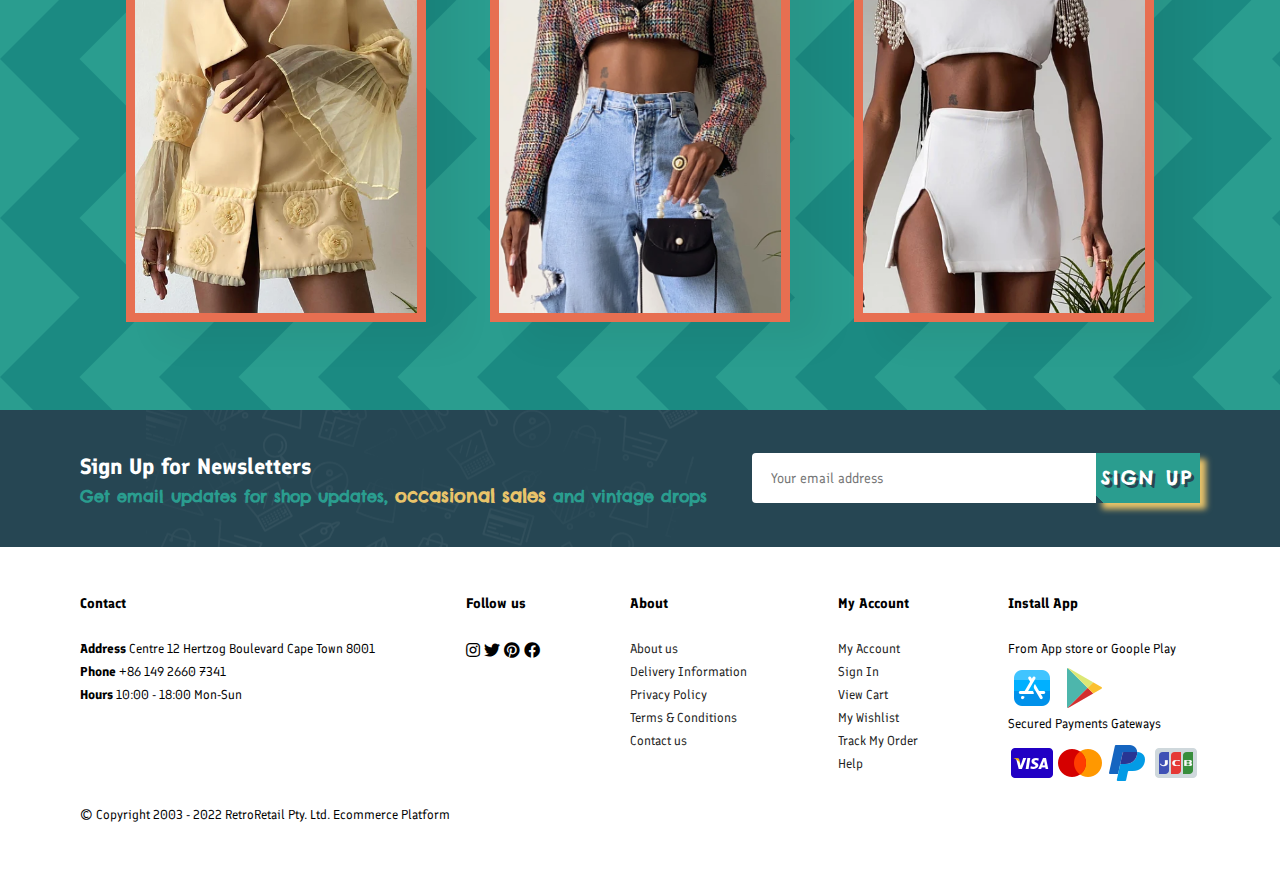
<file: sale-explore.html>
<html lang="en">

<head>
  <meta charset="UTF-8">
  <meta http-equiv="X-UA-Compatible" content="IE=edge">
  <meta name="viewport" content="width=device-width, initial-scale=1.0">
  <title>Retro Retail</title>
  <link rel="stylesheet" href="style.css">
  <link rel="stylesheet" href="https://cdnjs.cloudflare.com/ajax/libs/font-awesome/5.15.4/css/all.min.css"
    integrity="sha512-1ycn6IcaQQ40/MKBW2W4Rhis/DbILU74C1vSrLJxCq57o941Ym01SwNsOMqvEBFlcgUa6xLiPY/NS5R+E6ztJQ=="
    crossorigin="anonymous" referrerpolicy="no-referrer" />
  <link rel="preconnect" href="https://fonts.gstatic.com">

</head>

<body>
  <section id="header">
    <div class="logo">
      <h5>Retro <span>Retail</span></h5>
    </div>
    <div>
      <ul id="navbar">
        <li><a href="index.html">Home</a></li>
        <li><a class="active" href="shop.html">Shop</a></li>
        <li><a href="blog.html">Blog</a></li>
        <li><a href="about.html">About</a></li>
        <li><a href="contact.html">Contact</a></li>
        <li id="lg-bag"><a href="cart.html"><i class="fas fa-shopping-bag"></i></a></li>
        <a href="#" id="close"><i class="fas fa-times"></i></a>
      </ul>
    </div>
    <div id="mobile">
      <a href="cart.html"><i class="fas fa-shopping-bag"></i></a>
      <a href="#" id="bar"><i class="fas fa-outdent"></i></a>

    </div>

  </section>
  <section id="product-details" class="section-p1">
    <div class="single-pro-image">
      <img src="images/explore/sale-0.png" alt="" width="100%"  id="main-image">
      <div class="small-image-group">
        <div class="small-image-col">
          <img src="images/explore/sale-5.png" alt="" width="100%" height=135 class="small-image">
        </div>
        <div class="small-image-col">
          <img src="images/explore/sale-2.png" alt="" width="100%" height=135  class="small-image">
        </div>
        <div class="small-image-col">
          <img src="images/explore/sale-3.png" alt="" width="100%"  height=135 class="small-image">
        </div>
        <div class="small-image-col">
          <img src="images/explore/sale-4.png" alt="" width="100%" height=135  class="small-image">
        </div>
      </div>
    </div>
    <div class="single-product-details">
      <h6>Sales/Explore Discounts</h6>
      <h4>Women's skirts and blazers</h4>
      <h2>up to 70% off</h2>
      <select>
        <option>Select Size</option>
        <option>XS</option>
        <option>S</option>
        <option>M</option>
        <option>L</option>
      </select>
      <div class="value-btn-wrapper">
        <input type="number" value="1">
        <button class="s-product-btn">Add to Cart</button>
      </div>
      <h4>Product Details</h4>
      <span>Looking for unique, one-of-a-kind pieces to add to your wardrobe? Look no further! Our vintage clothing sale is now live. We have curated a collection of timeless pieces from different eras and styles. From retro denim
      jackets to elegant evening gowns, we have something for every vintage lover. Shop now and enjoy special discounts on
      selected items, plus free shipping for orders over $50. </span>
    </div>
  </section>
  <section id="product-1" class="new-arrivals">
    <h2>Featured Products</h2>
    <div class="featured-products">
      <div class="product">
        <div class="image-box">
          <img src="images/products/vintage-6.png" alt="">
        </div>
        <div class="product-content">
          <div class="description">
            <span>Toffee Trip</span>
            <h5>Formal trouser</h5>
            <div class="star-rating">
              <i class="fas fa-star"></i>
              <i class="fas fa-star"></i>
              <i class="fas fa-star"></i>
              <i class="fas fa-star"></i>
              <i class="fas fa-star"></i>
            </div>
            <h4>$60</h4>
          </div>
          <a href="#"><i class="fas fa-shopping-cart cart"></i></a>
        </div>
      </div>
      <div class="product">
        <div class="image-box">
          <img src="images/products/vintage-11.png" alt="">
        </div>
        <div class="product-content">
          <div class="description">
            <span>Safari Siren </span>
            <h5>skirt and top</h5>
            <div class="star-rating">
              <i class="fas fa-star"></i>
              <i class="fas fa-star"></i>
              <i class="fas fa-star"></i>
              <i class="fas fa-star"></i>
            </div>
            <h4>$108</h4>
          </div>
          <a href="#"><i class="fas fa-shopping-cart cart"></i></a>
        </div>
      </div>
      <div class="product">
        <div class="image-box">
          <img src="images/products/vintage-12.png" alt="">
        </div>
        <div class="product-content">
          <div class="description">
            <span>Rouge Seductress</span>
            <h5>Matching two-piece suit</h5>
            <div class="star-rating">
              <i class="fas fa-star"></i>
              <i class="fas fa-star"></i>
              <i class="fas fa-star"></i>
              <i class="fas fa-star"></i>
              <i class="fas fa-star"></i>
            </div>
            <h4>$100</h4>
          </div>
          <a href="#"><i class="fas fa-shopping-cart cart"></i></a>
        </div>
      </div>
      <div class="product">
        <div class="image-box">
          <img src="images/products/vintage-7.png" alt="">
        </div>
        <div class="product-content">
          <div class="description">
            <span>Canary Bell Sleeve</span>
            <h5>Two-piece suit</h5>
            <div class="star-rating">
              <i class="fas fa-star"></i>
              <i class="fas fa-star"></i>
              <i class="fas fa-star"></i>
              <i class="fas fa-star"></i>
            </div>
            <h4>$108</h4>
          </div>
          <a href="#"><i class="fas fa-shopping-cart cart"></i></a>
        </div>
      </div>
      <div class="product">
        <div class="image-box">
          <img src="images/products/vintage-5.png" alt="">
        </div>
        <div class="product-content">
          <div class="description">
            <span>Divine Dynasty</span>
            <h5>formal cropped blazer</h5>
            <div class="star-rating">
              <i class="fas fa-star"></i>
              <i class="fas fa-star"></i>
              <i class="fas fa-star"></i>
              <i class="fas fa-star"></i>
              <i class="fas fa-star"></i>
            </div>
            <h4>$95</h4>
          </div>
          <a href="#"><i class="fas fa-shopping-cart cart"></i></a>
        </div>
      </div>
      <div class="product">
        <div class="image-box">
          <img src="images/products/vintage-8.png" alt="">
        </div>
        <div class="product-content">
          <div class="description">
            <span>Angelic fit</span>
            <h5>matching two-piece suit</h5>
            <div class="star-rating">
              <i class="fas fa-star"></i>
              <i class="fas fa-star"></i>
              <i class="fas fa-star"></i>
              <i class="fas fa-star"></i>
              <i class="fas fa-star"></i>
            </div>
            <h4>$95</h4>
          </div>
          <a href="#"><i class="fas fa-shopping-cart cart"></i></a>
        </div>
      </div>
    </div>
  </section>
  <section id="newsletter" class="section-p1">
    <div class="newstext">
      <h4>Sign Up for Newsletters</h4>
      <p>Get email updates for shop updates, <span>occasional sales</span> and vintage drops</p>
    </div>
    <div class="form">
      <input type="text" placeholder="Your email address">
      <button class="form-btn">Sign Up</button>
    </div>
  </section>

  <footer class="section-p1">
    <div class="col">
      <h4>Contact</h4>
      <p><strong>Address</strong> Centre 12 Hertzog Boulevard Cape Town 8001</p>
      <p><strong>Phone</strong> +86 149 2660 7341</p>
      <p><strong>Hours</strong> 10:00 - 18:00 Mon-Sun</p>
    </div>
    <div class="socials">
      <h4>Follow us</h4>
      <div class="icons">
        <i class="fab fa-instagram"></i>
        <i class="fab fa-twitter"></i>
        <i class="fab fa-pinterest"></i>
        <i class="fab fa-facebook"></i>
      </div>
    </div>
    <div class="col">
      <h4>About</h4>
      <a href="#">About us</a>
      <a href="#">Delivery Information</a>
      <a href="#">Privacy Policy</a>
      <a href="#">Terms & Conditions</a>
      <a href="#">Contact us</a>
    </div>
    <div class="col">
      <h4>My Account</h4>
      <a href="#">My Account</a>
      <a href="#">Sign In</a>
      <a href="#">View Cart</a>
      <a href="#">My Wishlist</a>
      <a href="#">Track My Order</a>
      <a href="#">Help</a>
    </div>
    <div class="col install">
      <h4>Install App</h4>
      <p>From App store or Goople Play</p>
      <div class="row">
        <img src="images/footer/icons8-app-store-48.png" alt="">
        <img src="images/footer/icons8-google-play-48.png" alt="">
      </div>
      <p>Secured Payments Gateways</p>
      <div class="payment">
        <img src="images/footer/icons8-visa-48.png" alt="">
        <img src="images/footer/icons8-mastercard-logo-48.png" alt="">
        <img src="images/footer/icons8-paypal-48.png" alt="">
        <img src="images/footer/icons8-jcb-48.png" alt="">
      </div>
    </div>
    <div class="copyright">
      <p>© Copyright 2003 - 2022 RetroRetail Pty. Ltd. Ecommerce Platform
      </p>
    </div>
  </footer>
  <script>
    var mainImage = document.getElementById("main-image");
    var smallImage = document.getElementsByClassName("small-image");

    smallImage[0].onclick = function () {
      mainImage.src = smallImage[0].src;
    }
    smallImage[1].onclick = function () {
      mainImage.src = smallImage[1].src;
    }
    smallImage[2].onclick = function () {
      mainImage.src = smallImage[2].src;
    }
    smallImage[3].onclick = function () {
      mainImage.src = smallImage[3].src;
    }

  </script>
  <script src="app.js"></script>
</body>

</html>
</file>
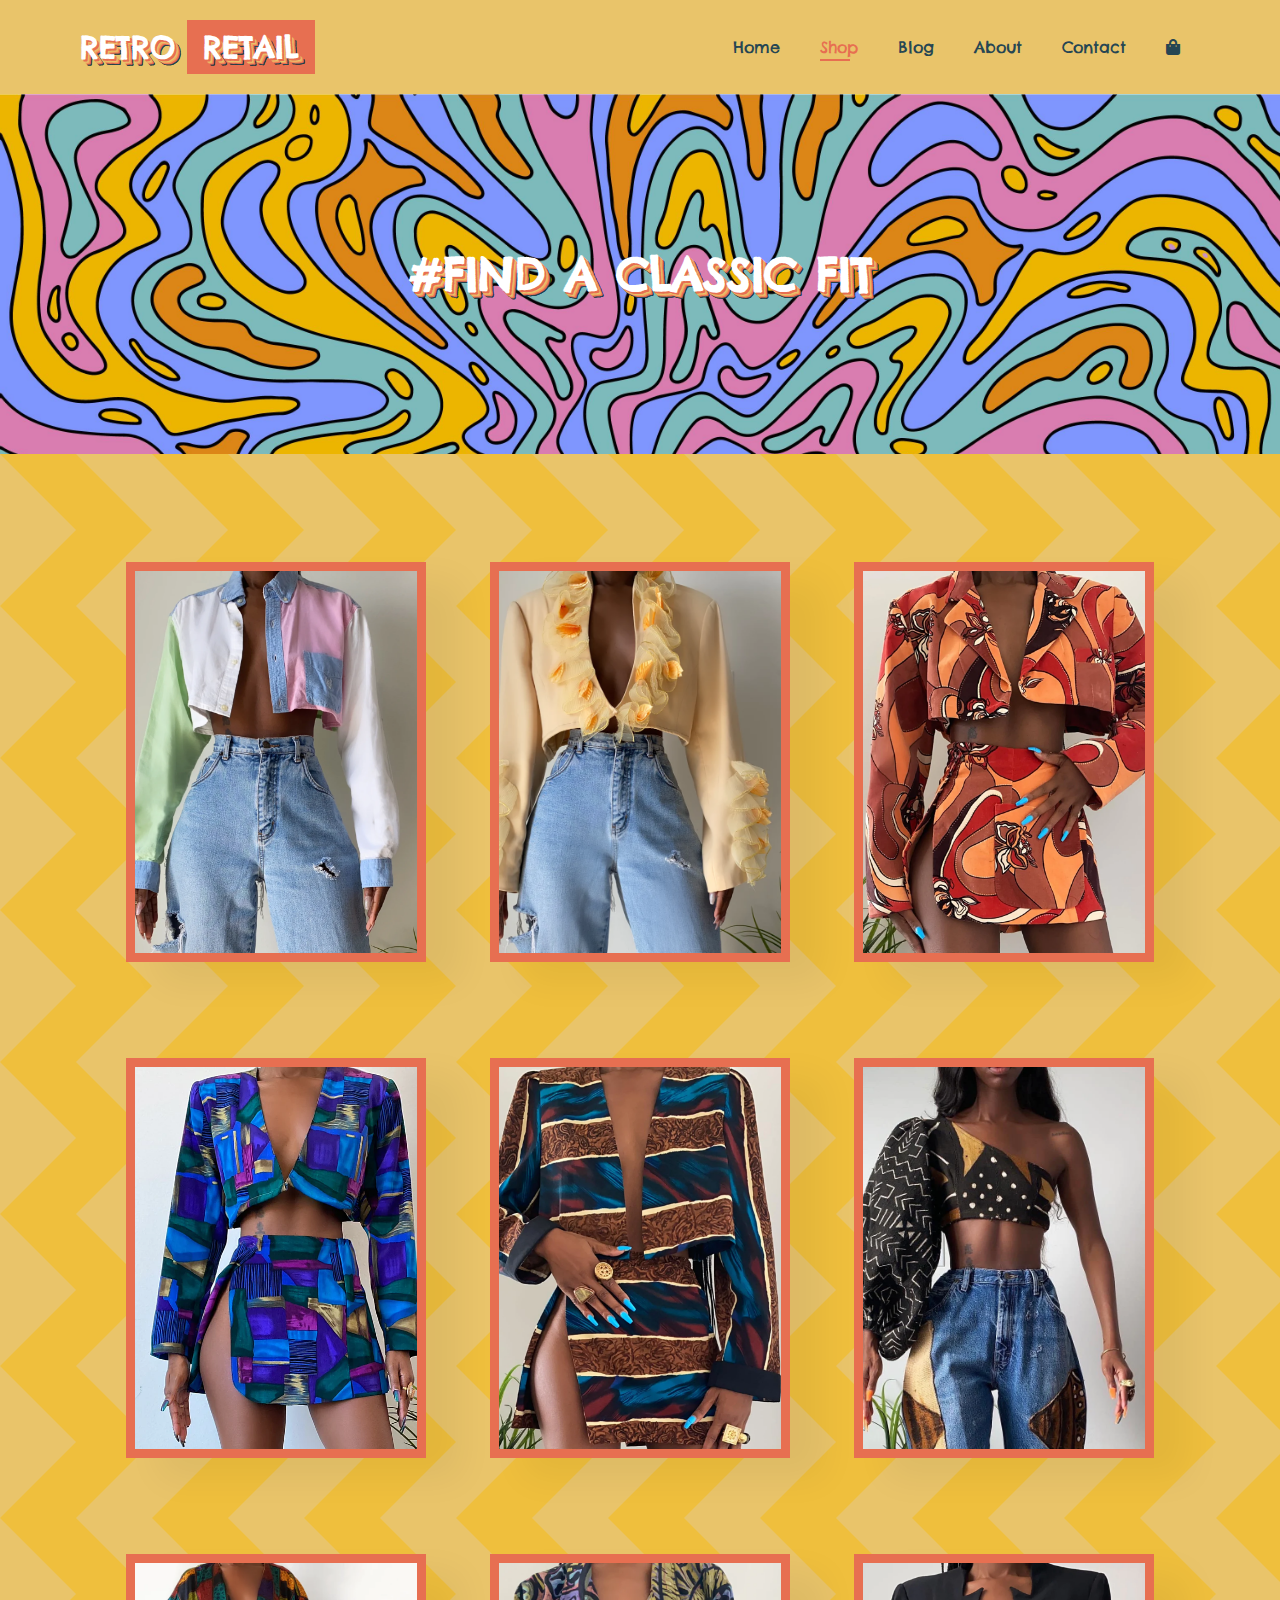
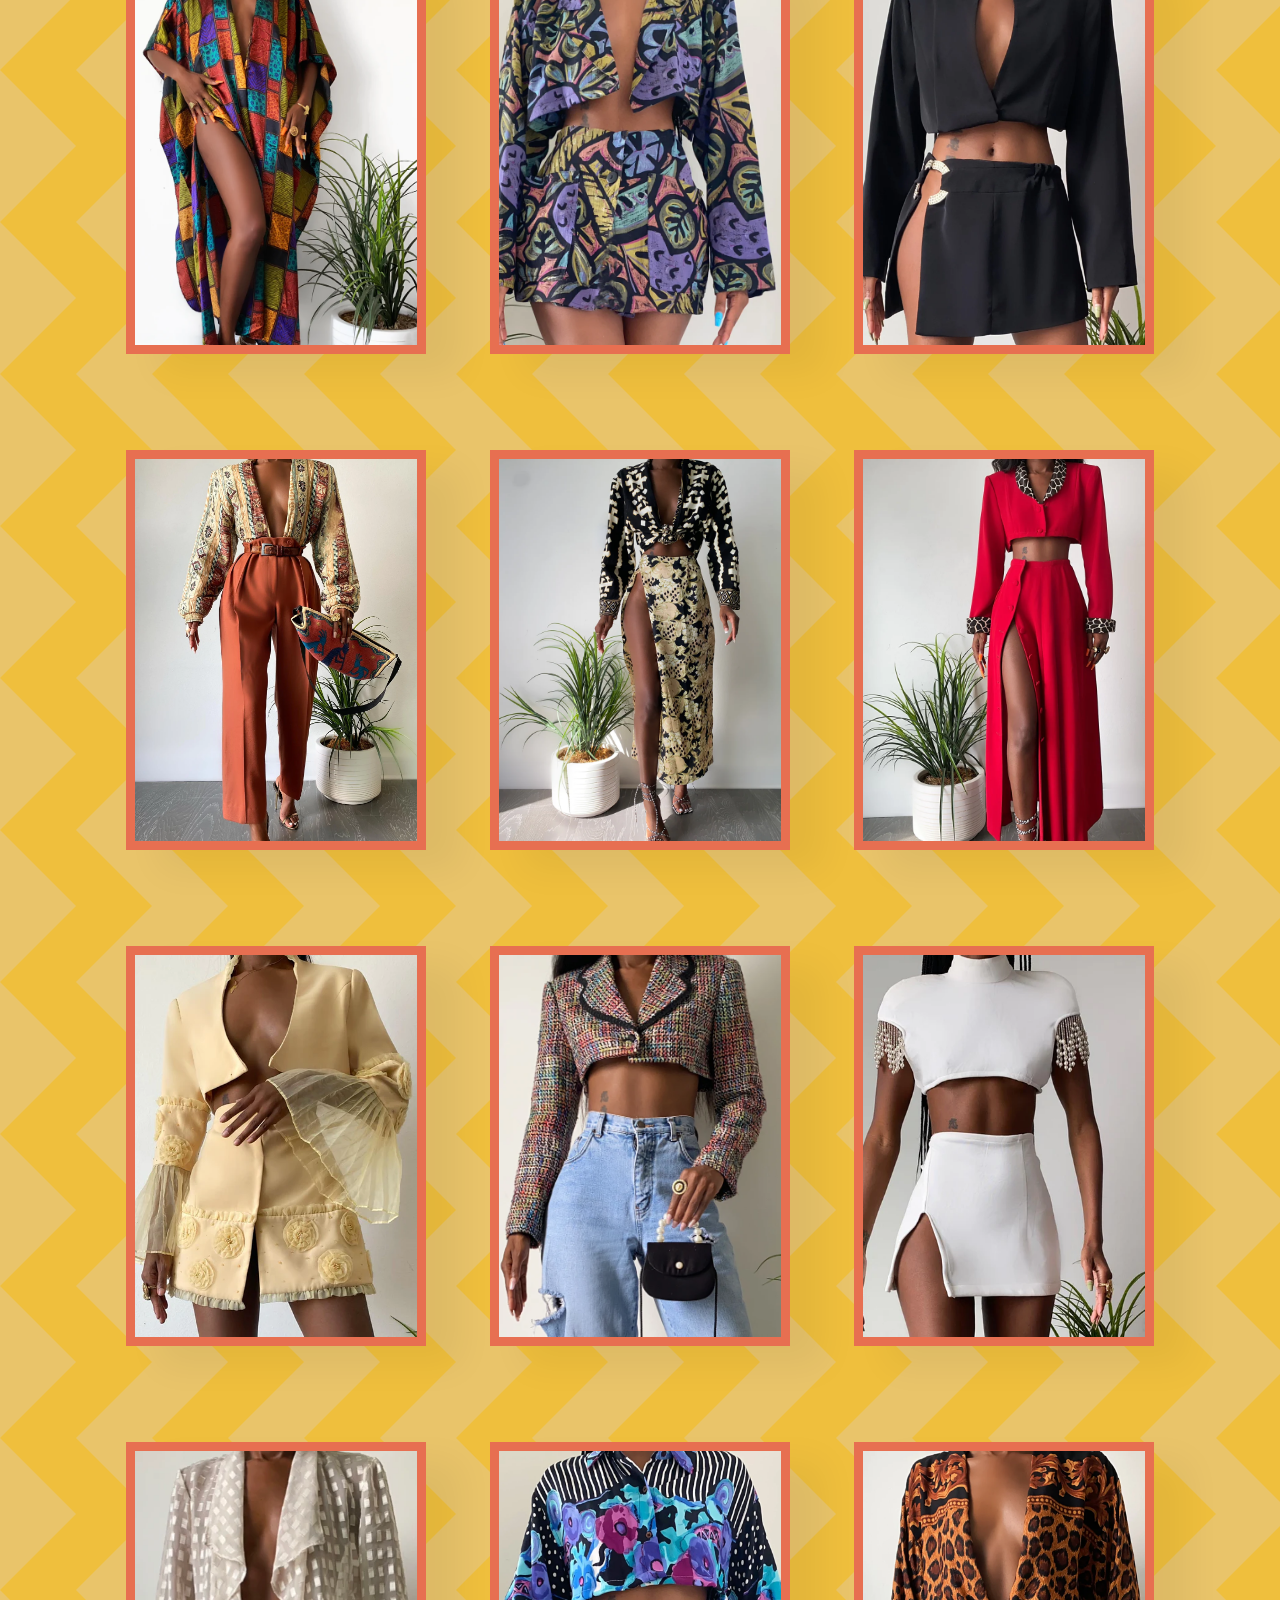
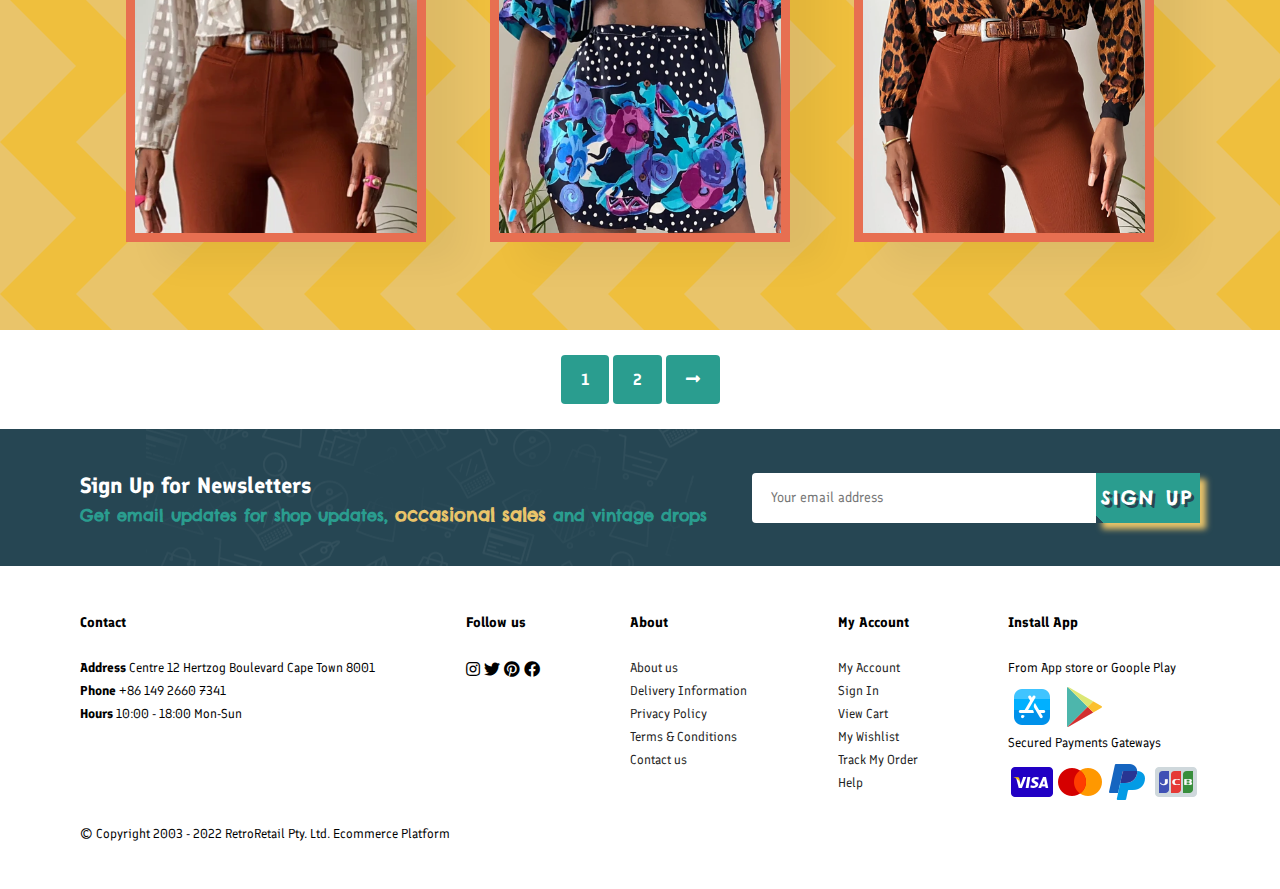
<file: shop.html>
<html lang="en">

<head>
  <meta charset="UTF-8">
  <meta http-equiv="X-UA-Compatible" content="IE=edge">
  <meta name="viewport" content="width=device-width, initial-scale=1.0">
  <title>Retro Retail</title>
  <link rel="stylesheet" href="style.css">
  <link rel="stylesheet" href="https://cdnjs.cloudflare.com/ajax/libs/font-awesome/5.15.4/css/all.min.css"
    integrity="sha512-1ycn6IcaQQ40/MKBW2W4Rhis/DbILU74C1vSrLJxCq57o941Ym01SwNsOMqvEBFlcgUa6xLiPY/NS5R+E6ztJQ=="
    crossorigin="anonymous" referrerpolicy="no-referrer" />
  <link rel="preconnect" href="https://fonts.gstatic.com">

</head>

<body>
  <section id="header">
    <div class="logo">
      <h5>Retro <span>Retail</span></h5>
    </div>
    <div>
      <ul id="navbar">
        <li><a href="index.html">Home</a></li>
        <li><a class="active" href="shop.html">Shop</a></li>
        <li><a href="blog.html">Blog</a></li>
        <li><a href="about.html">About</a></li>
        <li><a href="contact.html">Contact</a></li>
        <li id="lg-bag"><a href="cart.html"><i class="fas fa-shopping-bag"></i></a></li>
        <a href="#" id="close"><i class="fas fa-times"></i></a>
      </ul>
    </div>
    <div id="mobile">
      <a href="cart.html"><i class="fas fa-shopping-bag"></i></a>
      <a href="#" id="bar"><i class="fas fa-outdent"></i></a>

    </div>

  </section>
  <section id="shop-page-header">

      <div class="shop-text">
        <h2>#Find a classic fit</h2>
      </div>

  </section>
  <section id="product-1" class="shop-products">

    <div class="featured-products">
      <div class="product" onclick="window.location.href='sproduct.html';">
        <div class="image-box">
          <img src="images/products/vintage-2.png" alt="">
        </div>
        <div class="product-content">
          <div class="description">
            <span>Pastel Dreams Denim</span>
            <h5>90s denim set</h5>
            <div class="star-rating">
              <i class="fas fa-star"></i>
              <i class="fas fa-star"></i>
              <i class="fas fa-star"></i>
              <i class="fas fa-star"></i>
              <i class="fas fa-star"></i>
            </div>
            <h4>$80</h4>
          </div>
          <a href="#"><i class="fas fa-shopping-cart cart"></i></a>
        </div>
      </div>
      <div class="product">
        <div class="image-box">
          <img src="images/products/vintage-3.png" alt="">
        </div>
        <div class="product-content">
          <div class="description">
            <span>Canary blazer</span>
            <h5>Floral Crop blazer</h5>
            <div class="star-rating">
              <i class="fas fa-star"></i>
              <i class="fas fa-star"></i>
              <i class="fas fa-star"></i>
              <i class="fas fa-star"></i>
            </div>
            <h4>$68</h4>
          </div>
          <a href="#"><i class="fas fa-shopping-cart cart"></i></a>
        </div>
      </div>
      <div class="product">
        <div class="image-box">
          <img src="images/products/vintage-1.png" alt="">
        </div>
        <div class="product-content">
          <div class="description">
            <span>Neural Mosaic Delight</span>
            <h5>Matching two-piece set</h5>
            <div class="star-rating">
              <i class="fas fa-star"></i>
              <i class="fas fa-star"></i>
              <i class="fas fa-star"></i>
              <i class="fas fa-star"></i>
              <i class="fas fa-star"></i>
            </div>
            <h4>$95</h4>
          </div>
          <a href="#"><i class="fas fa-shopping-cart cart"></i></a>
        </div>
      </div>
      <div class="product">
        <div class="image-box">
          <img src="images/products/vintage-17.png" alt="">
        </div>
        <div class="product-content">
          <div class="description">
            <span>Aqua Abstract</span>
            <h5>Two-piece mini skirt</h5>
            <div class="star-rating">
              <i class="fas fa-star"></i>
              <i class="fas fa-star"></i>
              <i class="fas fa-star"></i>
              <i class="fas fa-star"></i>
            </div>
            <h4>$68</h4>
          </div>
          <a href="#"><i class="fas fa-shopping-cart cart"></i></a>
        </div>
      </div>
      <div class="product">
        <div class="image-box">
          <img src="images/products/vintage-13.png" alt="">
        </div>
        <div class="product-content">
          <div class="description">
            <span>Mocha Canyon</span>
            <h5>Brown-blue two-piece set</h5>
            <div class="star-rating">
              <i class="fas fa-star"></i>
              <i class="fas fa-star"></i>
              <i class="fas fa-star"></i>
              <i class="fas fa-star"></i>
              <i class="fas fa-star"></i>
            </div>
            <h4>$95</h4>
          </div>
          <a href="#"><i class="fas fa-shopping-cart cart"></i></a>
        </div>
      </div>
      <div class="product">
        <div class="image-box">
          <img src="images/products/vintage-14.png" alt="">
        </div>
        <div class="product-content">
          <div class="description">
            <span>Jungle queen</span>
            <h5>single-sleeved puff top</h5>
            <div class="star-rating">
              <i class="fas fa-star"></i>
              <i class="fas fa-star"></i>
              <i class="fas fa-star"></i>
              <i class="fas fa-star"></i>
              <i class="fas fa-star"></i>
            </div>
            <h4>$95</h4>
          </div>
          <a href="#"><i class="fas fa-shopping-cart cart"></i></a>
        </div>
      </div>
      <div class="product">
        <div class="image-box">
          <img src="images/products/vintage-10.png" alt="">
        </div>
        <div class="product-content">
          <div class="description">
            <span>Mosaic Supreme</span>
            <h5>Loose fitted dress</h5>
            <div class="star-rating">
              <i class="fas fa-star"></i>
              <i class="fas fa-star"></i>
              <i class="fas fa-star"></i>
              <i class="fas fa-star"></i>
            </div>
            <h4>$78</h4>
          </div>
          <a href="#"><i class="fas fa-shopping-cart cart"></i></a>
        </div>
      </div>

      <div class="product">
        <div class="image-box">
          <img src="images/products/vintage-15.png" alt="">
        </div>
        <div class="product-content">
          <div class="description">
            <span>Abstract illusions</span>
            <h5>Matching two-piece cotton set</h5>
            <div class="star-rating">
              <i class="fas fa-star"></i>
              <i class="fas fa-star"></i>
              <i class="fas fa-star"></i>
              <i class="fas fa-star"></i>
              <i class="fas fa-star"></i>
            </div>
            <h4>$75</h4>
          </div>
          <a href="#"><i class="fas fa-shopping-cart cart"></i></a>
        </div>
      </div>
      <div class="product">
        <div class="image-box">
          <img src="images/products/vintage-16.png" alt="">
        </div>
        <div class="product-content">
          <div class="description">
            <span>Reconstructed Noire</span>
            <h5>Jeweled set</h5>
            <div class="star-rating">
              <i class="fas fa-star"></i>
              <i class="fas fa-star"></i>
              <i class="fas fa-star"></i>
              <i class="fas fa-star"></i>
              <i class="fas fa-star"></i>
            </div>
            <h4>$105</h4>
          </div>
          <a href="#"><i class="fas fa-shopping-cart cart"></i></a>
        </div>
      </div>
      <div class="product">
        <div class="image-box">
          <img src="images/products/vintage-6.png" alt="">
        </div>
        <div class="product-content">
          <div class="description">
            <span>Toffee Trip</span>
            <h5>Formal trouser</h5>
            <div class="star-rating">
              <i class="fas fa-star"></i>
              <i class="fas fa-star"></i>
              <i class="fas fa-star"></i>
              <i class="fas fa-star"></i>
              <i class="fas fa-star"></i>
            </div>
            <h4>$60</h4>
          </div>
          <a href="#"><i class="fas fa-shopping-cart cart"></i></a>
        </div>
      </div>
      <div class="product">
        <div class="image-box">
          <img src="images/products/vintage-11.png" alt="">
        </div>
        <div class="product-content">
          <div class="description">
            <span>Safari Siren </span>
            <h5>skirt and top</h5>
            <div class="star-rating">
              <i class="fas fa-star"></i>
              <i class="fas fa-star"></i>
              <i class="fas fa-star"></i>
              <i class="fas fa-star"></i>
            </div>
            <h4>$108</h4>
          </div>
          <a href="#"><i class="fas fa-shopping-cart cart"></i></a>
        </div>
      </div>
      <div class="product">
        <div class="image-box">
          <img src="images/products/vintage-12.png" alt="">
        </div>
        <div class="product-content">
          <div class="description">
            <span>Rouge Seductress</span>
            <h5>Matching two-piece suit</h5>
            <div class="star-rating">
              <i class="fas fa-star"></i>
              <i class="fas fa-star"></i>
              <i class="fas fa-star"></i>
              <i class="fas fa-star"></i>
              <i class="fas fa-star"></i>
            </div>
            <h4>$100</h4>
          </div>
          <a href="#"><i class="fas fa-shopping-cart cart"></i></a>
        </div>
      </div>
      <div class="product">
        <div class="image-box">
          <img src="images/products/vintage-7.png" alt="">
        </div>
        <div class="product-content">
          <div class="description">
            <span>Canary Bell Sleeve</span>
            <h5>Two-piece suit</h5>
            <div class="star-rating">
              <i class="fas fa-star"></i>
              <i class="fas fa-star"></i>
              <i class="fas fa-star"></i>
              <i class="fas fa-star"></i>
            </div>
            <h4>$108</h4>
          </div>
          <a href="#"><i class="fas fa-shopping-cart cart"></i></a>
        </div>
      </div>
      <div class="product">
        <div class="image-box">
          <img src="images/products/vintage-5.png" alt="">
        </div>
        <div class="product-content">
          <div class="description">
            <span>Divine Dynasty</span>
            <h5>formal cropped blazer</h5>
            <div class="star-rating">
              <i class="fas fa-star"></i>
              <i class="fas fa-star"></i>
              <i class="fas fa-star"></i>
              <i class="fas fa-star"></i>
              <i class="fas fa-star"></i>
            </div>
            <h4>$95</h4>
          </div>
          <a href="#"><i class="fas fa-shopping-cart cart"></i></a>
        </div>
      </div>
      <div class="product">
        <div class="image-box">
          <img src="images/products/vintage-8.png" alt="">
        </div>
        <div class="product-content">
          <div class="description">
            <span>Angelic fit</span>
            <h5>matching two-piece suit</h5>
            <div class="star-rating">
              <i class="fas fa-star"></i>
              <i class="fas fa-star"></i>
              <i class="fas fa-star"></i>
              <i class="fas fa-star"></i>
              <i class="fas fa-star"></i>
            </div>
            <h4>$95</h4>
          </div>
          <a href="#"><i class="fas fa-shopping-cart cart"></i></a>
        </div>
      </div>
      <div class="product">
        <div class="image-box">
          <img src="images/products/vintage-18.png" alt="">
        </div>
        <div class="product-content">
          <div class="description">
            <span>Vintage Ivory</span>
            <h5>Paneled Crop Blouse</h5>
            <div class="star-rating">
              <i class="fas fa-star"></i>
              <i class="fas fa-star"></i>
              <i class="fas fa-star"></i>
              <i class="fas fa-star"></i>
            </div>
            <h4>$59</h4>
          </div>
          <a href="#"><i class="fas fa-shopping-cart cart"></i></a>
        </div>
      </div>

      <div class="product">
        <div class="image-box">
          <img src="images/products/vintage-19.png" alt="">
        </div>
        <div class="product-content">
          <div class="description">
            <span>Lavender Canvas</span>
            <h5>Matching two-piece cotton set</h5>
            <div class="star-rating">
              <i class="fas fa-star"></i>
              <i class="fas fa-star"></i>
              <i class="fas fa-star"></i>
              <i class="fas fa-star"></i>
            </div>
            <h4>$65</h4>
          </div>
          <a href="#"><i class="fas fa-shopping-cart cart"></i></a>
        </div>
      </div>
      <div class="product">
        <div class="image-box">
          <img src="images/products/vintage-20.png" alt="">
        </div>
        <div class="product-content">
          <div class="description">
            <span>Leopard Baroque</span>
            <h5>Blouse</h5>
            <div class="star-rating">
              <i class="fas fa-star"></i>
              <i class="fas fa-star"></i>
              <i class="fas fa-star"></i>
              <i class="fas fa-star"></i>
              <i class="fas fa-star"></i>
            </div>
            <h4>$48</h4>
          </div>
          <a href="#"><i class="fas fa-shopping-cart cart"></i></a>
        </div>
      </div>

    </div>
  </section>
  <section id="pagination" class="section-p1">
     <a href="#">1</a>
     <a href="#">2</a>
     <a href="#"><i class="fas fa-long-arrow-alt-right"></i></a>
  </section>
  <section id="newsletter" class="section-p1">
    <div class="newstext">
      <h4>Sign Up for Newsletters</h4>
      <p>Get email updates for shop updates, <span>occasional sales</span> and vintage drops</p>
    </div>
    <div class="form">
      <input type="text" placeholder="Your email address">
      <button class="form-btn">Sign Up</button>
    </div>
  </section>
<footer class="section-p1">
  <div class="col">
    <h4>Contact</h4>
    <p><strong>Address</strong> Centre 12 Hertzog Boulevard Cape Town 8001</p>
    <p><strong>Phone</strong> +86 149 2660 7341</p>
    <p><strong>Hours</strong> 10:00 - 18:00 Mon-Sun</p>
  </div>
  <div class="socials">
    <h4>Follow us</h4>
    <div class="icons">
      <i class="fab fa-instagram"></i>
      <i class="fab fa-twitter"></i>
      <i class="fab fa-pinterest"></i>
      <i class="fab fa-facebook"></i>
    </div>
  </div>
  <div class="col">
    <h4>About</h4>
    <a href="#">About us</a>
    <a href="#">Delivery Information</a>
    <a href="#">Privacy Policy</a>
    <a href="#">Terms & Conditions</a>
    <a href="#">Contact us</a>
  </div>
  <div class="col">
    <h4>My Account</h4>
    <a href="#">My Account</a>
    <a href="#">Sign In</a>
    <a href="#">View Cart</a>
    <a href="#">My Wishlist</a>
    <a href="#">Track My Order</a>
    <a href="#">Help</a>
  </div>
  <div class="col install">
    <h4>Install App</h4>
    <p>From App store or Goople Play</p>
    <div class="row">
      <img src="images/footer/icons8-app-store-48.png" alt="">
      <img src="images/footer/icons8-google-play-48.png" alt="">
    </div>
    <p>Secured Payments Gateways</p>
    <div class="payment">
      <img src="images/footer/icons8-visa-48.png" alt="">
      <img src="images/footer/icons8-mastercard-logo-48.png" alt="">
      <img src="images/footer/icons8-paypal-48.png" alt="">
      <img src="images/footer/icons8-jcb-48.png" alt="">
    </div>
  </div>
  <div class="copyright">
    <p>© Copyright 2003 - 2022 RetroRetail Pty. Ltd. Ecommerce Platform
    </p>
  </div>
</footer>

  <script src="app.js"></script>
</body>

</html>
</file>
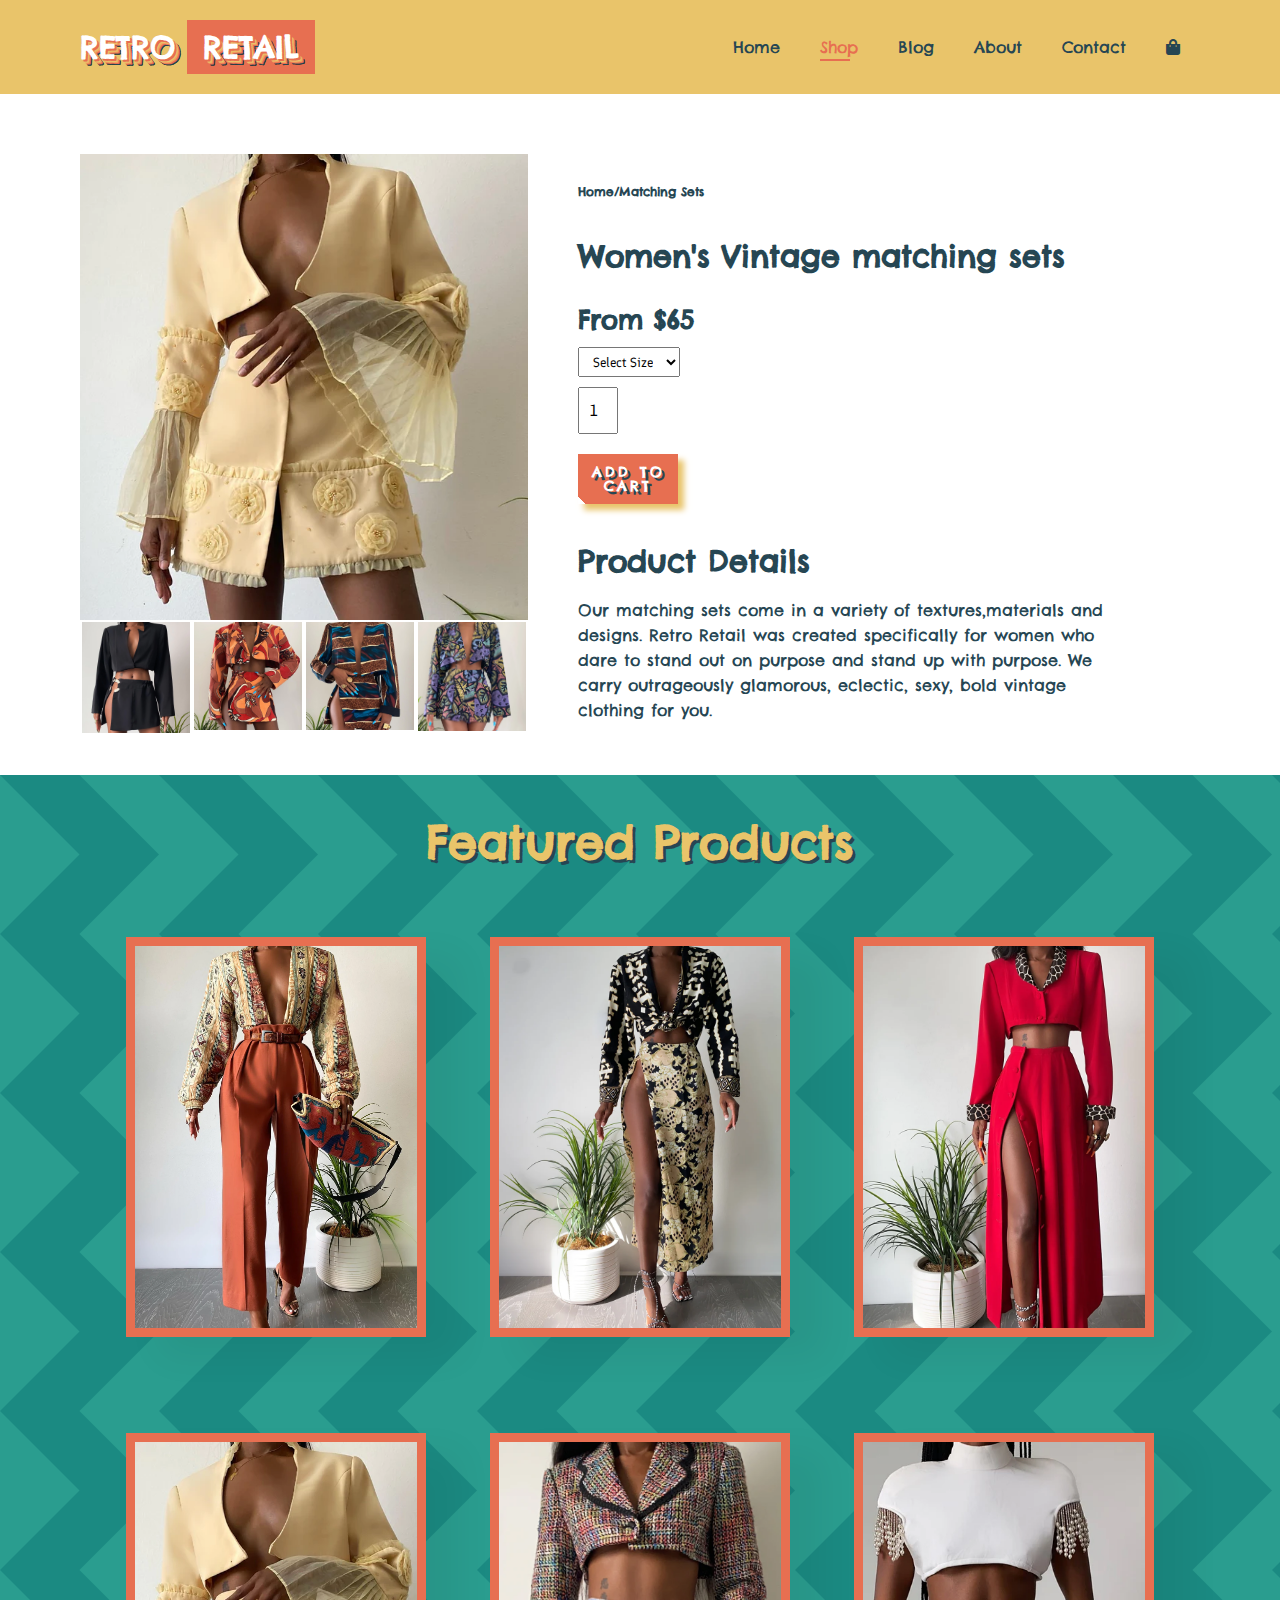
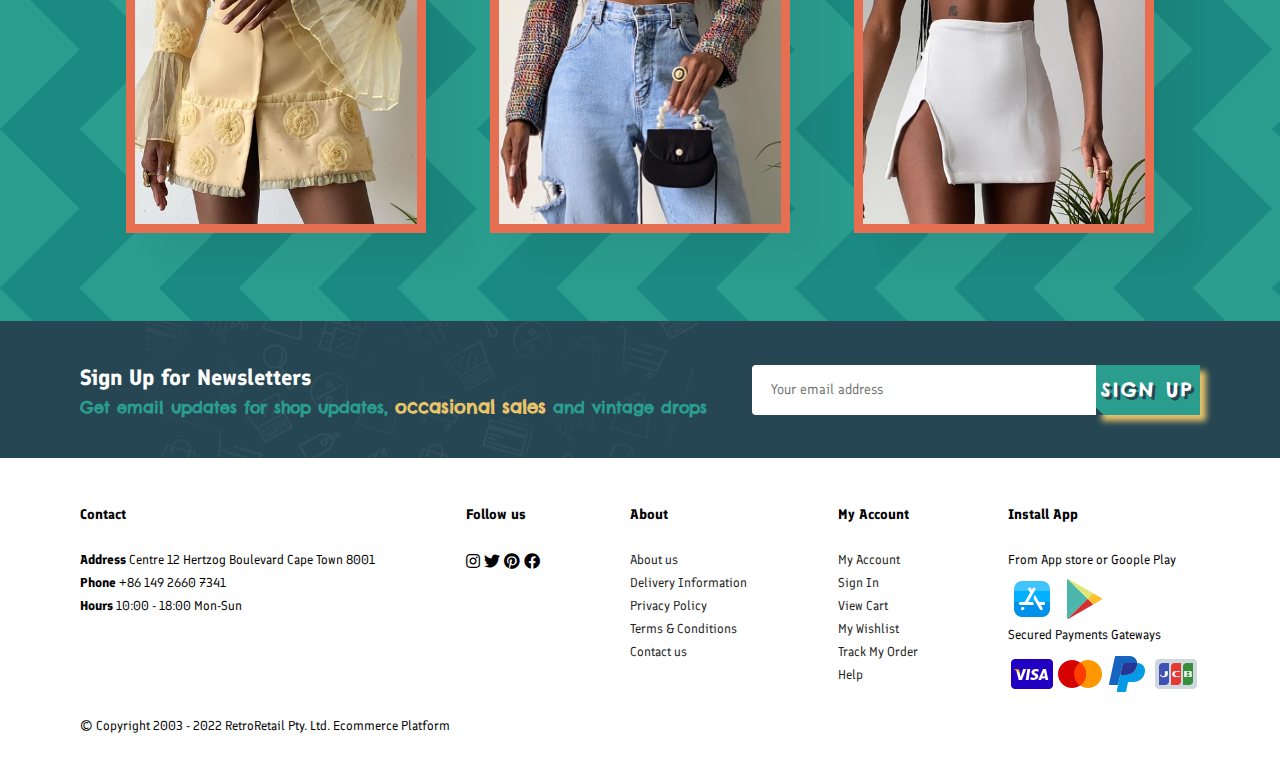
<file: sproduct.html>
<html lang="en">

<head>
  <meta charset="UTF-8">
  <meta http-equiv="X-UA-Compatible" content="IE=edge">
  <meta name="viewport" content="width=device-width, initial-scale=1.0">
  <title>Retro Retail</title>
  <link rel="stylesheet" href="style.css">
  <link rel="stylesheet" href="https://cdnjs.cloudflare.com/ajax/libs/font-awesome/5.15.4/css/all.min.css"
    integrity="sha512-1ycn6IcaQQ40/MKBW2W4Rhis/DbILU74C1vSrLJxCq57o941Ym01SwNsOMqvEBFlcgUa6xLiPY/NS5R+E6ztJQ=="
    crossorigin="anonymous" referrerpolicy="no-referrer" />
  <link rel="preconnect" href="https://fonts.gstatic.com">

</head>

<body>
  <section id="header">
    <div class="logo">
      <h5>Retro <span>Retail</span></h5>
    </div>
    <div>
      <ul id="navbar">
        <li><a href="index.html">Home</a></li>
        <li><a class="active" href="shop.html">Shop</a></li>
        <li><a href="blog.html">Blog</a></li>
        <li><a href="about.html">About</a></li>
        <li><a href="contact.html">Contact</a></li>
        <li id="lg-bag"><a href="cart.html"><i class="fas fa-shopping-bag"></i></a></li>
        <a href="#" id="close"><i class="fas fa-times"></i></a>
      </ul>
    </div>
    <div id="mobile">
      <a href="cart.html"><i class="fas fa-shopping-bag"></i></a>
      <a href="#" id="bar"><i class="fas fa-outdent"></i></a>

    </div>

  </section>
  <section id="product-details" class="section-p1">
   <div class="single-pro-image">
    <img src="images/products/vintage-7.png" alt="" width="100%" id="main-image">
    <div class="small-image-group">
       <div class="small-image-col">
        <img src="images/products/vintage-16.png" alt="" width="100%" class="small-image">
       </div>
       <div class="small-image-col">
        <img src="images/products/vintage-1.png" alt="" width="100%" class="small-image">
      </div>
       <div class="small-image-col">
        <img src="images/products/vintage-13.png" alt="" width="100%" class="small-image">
      </div>
      <div class="small-image-col">
        <img src="images/products/vintage-15.png" alt="" width="100%" class="small-image">
      </div>
    </div>
   </div>
   <div class="single-product-details">
   <h6>Home/Matching Sets</h6>
   <h4>Women's Vintage matching sets </h4>
   <h2>From $65</h2>
   <select>
    <option>Select Size</option>
    <option>XS</option>
    <option>S</option>
    <option>M</option>
    <option>L</option>
   </select>
   <div class="value-btn-wrapper">
    <input type="number" value="1">
   <a href="cart.html"><button class="s-product-btn">Add to Cart</button></a>
   </div>
   <h4>Product Details</h4>
   <span>Our matching sets come in a variety of textures,materials and designs. Retro Retail was created specifically for women who dare to stand out on purpose and stand up with purpose. We carry
  outrageously glamorous, eclectic, sexy, bold vintage clothing for you. </span>
   </div>
  </section>
  <section id="product-1" class="new-arrivals">
    <h2>Featured Products</h2>
    <div class="featured-products">
      <div class="product">
        <div class="image-box">
          <img src="images/products/vintage-6.png" alt="">
        </div>
        <div class="product-content">
          <div class="description">
            <span>Toffee Trip</span>
            <h5>Formal trouser</h5>
            <div class="star-rating">
              <i class="fas fa-star"></i>
              <i class="fas fa-star"></i>
              <i class="fas fa-star"></i>
              <i class="fas fa-star"></i>
              <i class="fas fa-star"></i>
            </div>
            <h4>$60</h4>
          </div>
          <a href="#"><i class="fas fa-shopping-cart cart"></i></a>
        </div>
      </div>
      <div class="product">
        <div class="image-box">
          <img src="images/products/vintage-11.png" alt="">
        </div>
        <div class="product-content">
          <div class="description">
            <span>Safari Siren </span>
            <h5>skirt and top</h5>
            <div class="star-rating">
              <i class="fas fa-star"></i>
              <i class="fas fa-star"></i>
              <i class="fas fa-star"></i>
              <i class="fas fa-star"></i>
            </div>
            <h4>$108</h4>
          </div>
          <a href="#"><i class="fas fa-shopping-cart cart"></i></a>
        </div>
      </div>
      <div class="product">
        <div class="image-box">
          <img src="images/products/vintage-12.png" alt="">
        </div>
        <div class="product-content">
          <div class="description">
            <span>Rouge Seductress</span>
            <h5>Matching two-piece suit</h5>
            <div class="star-rating">
              <i class="fas fa-star"></i>
              <i class="fas fa-star"></i>
              <i class="fas fa-star"></i>
              <i class="fas fa-star"></i>
              <i class="fas fa-star"></i>
            </div>
            <h4>$100</h4>
          </div>
          <a href="#"><i class="fas fa-shopping-cart cart"></i></a>
        </div>
      </div>
      <div class="product">
        <div class="image-box">
          <img src="images/products/vintage-7.png" alt="">
        </div>
        <div class="product-content">
          <div class="description">
            <span>Canary Bell Sleeve</span>
            <h5>Two-piece suit</h5>
            <div class="star-rating">
              <i class="fas fa-star"></i>
              <i class="fas fa-star"></i>
              <i class="fas fa-star"></i>
              <i class="fas fa-star"></i>
            </div>
            <h4>$108</h4>
          </div>
          <a href="#"><i class="fas fa-shopping-cart cart"></i></a>
        </div>
      </div>
      <div class="product">
        <div class="image-box">
          <img src="images/products/vintage-5.png" alt="">
        </div>
        <div class="product-content">
          <div class="description">
            <span>Divine Dynasty</span>
            <h5>formal cropped blazer</h5>
            <div class="star-rating">
              <i class="fas fa-star"></i>
              <i class="fas fa-star"></i>
              <i class="fas fa-star"></i>
              <i class="fas fa-star"></i>
              <i class="fas fa-star"></i>
            </div>
            <h4>$95</h4>
          </div>
          <a href="#"><i class="fas fa-shopping-cart cart"></i></a>
        </div>
      </div>
      <div class="product">
        <div class="image-box">
          <img src="images/products/vintage-8.png" alt="">
        </div>
        <div class="product-content">
          <div class="description">
            <span>Angelic fit</span>
            <h5>matching two-piece suit</h5>
            <div class="star-rating">
              <i class="fas fa-star"></i>
              <i class="fas fa-star"></i>
              <i class="fas fa-star"></i>
              <i class="fas fa-star"></i>
              <i class="fas fa-star"></i>
            </div>
            <h4>$95</h4>
          </div>
          <a href="#"><i class="fas fa-shopping-cart cart"></i></a>
        </div>
      </div>
    </div>
  </section>
  <section id="newsletter" class="section-p1">
    <div class="newstext">
      <h4>Sign Up for Newsletters</h4>
      <p>Get email updates for shop updates, <span>occasional sales</span> and vintage drops</p>
    </div>
    <div class="form">
      <input type="text" placeholder="Your email address">
      <button class="form-btn">Sign Up</button>
    </div>
  </section>

<footer class="section-p1">
  <div class="col">
    <h4>Contact</h4>
    <p><strong>Address</strong> Centre 12 Hertzog Boulevard Cape Town 8001</p>
    <p><strong>Phone</strong> +86 149 2660 7341</p>
    <p><strong>Hours</strong> 10:00 - 18:00 Mon-Sun</p>
  </div>
  <div class="socials">
    <h4>Follow us</h4>
    <div class="icons">
      <i class="fab fa-instagram"></i>
      <i class="fab fa-twitter"></i>
      <i class="fab fa-pinterest"></i>
      <i class="fab fa-facebook"></i>
    </div>
  </div>
  <div class="col">
    <h4>About</h4>
    <a href="#">About us</a>
    <a href="#">Delivery Information</a>
    <a href="#">Privacy Policy</a>
    <a href="#">Terms & Conditions</a>
    <a href="#">Contact us</a>
  </div>
  <div class="col">
    <h4>My Account</h4>
    <a href="#">My Account</a>
    <a href="#">Sign In</a>
    <a href="#">View Cart</a>
    <a href="#">My Wishlist</a>
    <a href="#">Track My Order</a>
    <a href="#">Help</a>
  </div>
  <div class="col install">
    <h4>Install App</h4>
    <p>From App store or Goople Play</p>
    <div class="row">
      <img src="images/footer/icons8-app-store-48.png" alt="">
      <img src="images/footer/icons8-google-play-48.png" alt="">
    </div>
    <p>Secured Payments Gateways</p>
    <div class="payment">
      <img src="images/footer/icons8-visa-48.png" alt="">
      <img src="images/footer/icons8-mastercard-logo-48.png" alt="">
      <img src="images/footer/icons8-paypal-48.png" alt="">
      <img src="images/footer/icons8-jcb-48.png" alt="">
    </div>
  </div>
  <div class="copyright">
    <p>© Copyright 2003 - 2022 RetroRetail Pty. Ltd. Ecommerce Platform
    </p>
  </div>
</footer>
<script>
  var mainImage = document.getElementById("main-image");
  var smallImage = document.getElementsByClassName("small-image");

  smallImage[0].onclick = function () {
    mainImage.src = smallImage[0].src;
  }
  smallImage[1].onclick = function () {
    mainImage.src = smallImage[1].src;
  }
  smallImage[2].onclick = function () {
    mainImage.src = smallImage[2].src;
  }
  smallImage[3].onclick = function () {
    mainImage.src = smallImage[3].src;
  }

</script>
  <script src="app.js"></script>
</body>

</html>
</file>
<file: style.css>
@import url(https://fonts.googleapis.com/css2?family=Chelsea+Market&family=Finlandica:wght@400;500;600;700&display=swap);

#header,
#navbar {
  align-items: center;
  display: flex
}

#navbar li a,
.logo h5,
.logo span {
  font-family: 'Chelsea Market'
}

#close,
#mobile {
  display: none
}

#hero,
body {
  width: 100%
}

#header,
#hero,
#navbar {
  display: flex
}

#feature .feature-box h6,
#header {
  background-color: var(--color-secondary)
}

#product-1,
.card-text {
  background-color: #f4a261;
  text-align: center
}

.image-box,
.product-content {
  top: 0;
  transition: .5s ease-in-out;
  left: 0
}

#product-1 .product .description h5,
#product-1 .product .description span {
  font-size: 14px;
  padding-top: 7px;
  color: var(--color-blue-grey)
}

#banner h2 span,
#banner3 h2,
#sm-banner h2,
#sm-banner h4 {
  text-shadow: 4px 4px 0 #264653
}

#banner h2 span,
#newsletter p,
#product-1 .product .cart:hover,
#product-1 h2 {
  color: var(--color-primary)
}

#about-page-header h2,
#about-page-header h4,
#cart-page-header h2,
#shop-page-header h2,
#shop-page-header h4,
.logo h5 {
  text-shadow: 2px 2px 0 #e76f51, 3px 3px 0 #e9c46a, 4px 4px 0 #f4a261, 5px 5px 0 #e76f51, 6px 6px 0 #264653, 6px 6px 0 #000;
  color: var(--color-white);
  text-transform: uppercase
}

#banner3 h3,
#newsletter h4,
#pagination a,
#sm-banner h2,
#sm-banner h4,
.logo h5,
.logo span,
button,
button::after {
  color: var(--color-white)
}

#about-hero-1 .about-hero-card-wrapper,
.hero-card-wrapper {
  transform-style: preserve-3d;
  position: relative;
  perspective: 40em
}

#about-hero-1 .about-hero-card-wrapper:before,
#about-hero-2 .about-hero-card-wrapper:before,
.hero-card-wrapper:before {
  --bw: 9px;
  content: '';
  margin-top: calc(-1 * var(--bw));
  margin-left: calc(-1 * var(--bw));
  transform: translateX(-60px) rotateY(-30deg) rotateX(15deg) scale(1.03);
  pointer-events: none;
  box-sizing: content-box
}

#about-hero-1,
#about-hero-2,
#about-hero-3,
#hero {
  height: 90vh;
  background-position: top 25% right 0;
  padding: 0 80px
}

* {
  margin: 0;
  padding: 0;
  box-sizing: border-box;
  font-family: Finlandica, sans-serif;
  list-style: none;
  text-decoration: none
}

:root {
  --color-primary: #2a9d8f;
  --color-secondary: #e9c46a;
  --color-tertiary: #f4a261;
  --color-white: #FFFFFF;
  --color-blue-grey: #264653;
  --color-tangerine: #e76f51;
  --color-contrast-yellow: #F6BA0A
}

h1 {
  font-size: 50px;
  line-height: 64px
}

h2 {
  font-size: 46px;
  line-height: 54px
}

h3 {
  font-size: 40px;
  line-height: 44px
}

.logo h5,
h4 {
  font-size: 30px
}

h4 {
  line-height: 34px
}

h6 {
  font-weight: 700;
  font-size: 12px
}

.section-p1 {
  padding: 40px 80px
}

.section-p2 {
  padding: 20px 60px
}

.section-m1 {
  margin: 40px 0
}

.logo span {
  background: var(--color-tangerine);
  display: inline-block;
  line-height: 1.8;
  padding: 0 16px
}

.logo h5 {
  font-weight: 900;
  line-height: 1.3
}

#banner h2,
#banner h4,
#banner3 h3,
#product-1 h2,
#product-1.new-arrivals h2,
button,
button::after {
  text-shadow: 3px 3px 0 #264653
}

#header {
  justify-content: space-between;
  padding: 20px 80px;
  box-shadow: rgba(0, 0, 0, .06)
}

#navbar {
  justify-content: center
}

#navbar li {
  padding: 0 20px;
  position: relative
}

#navbar li a {
  font-weight: 500;
  color: var(--color-blue-grey);
  font-size: 16px;
  transition: .3s
}

#navbar li a.active,
#navbar li a:hover {
  color: var(--color-tangerine)
}

#navbar li a.active::after,
#navbar li a:hover::after {
  content: "";
  width: 30px;
  height: 2px;
  background-color: var(--color-tangerine);
  position: absolute;
  bottom: -4px;
  left: 20px
}

#mobile {
  align-items: center
}

#banner,
#hero {
  flex-direction: column
}

#hero {
  background-image: url(images/products/vintage-1.png);
  background-size: cover;
  align-items: flex-start;
  justify-content: center
}

.hero-card-wrapper {
  display: grid
}

#form-details form button:hover,
#sm-banner .banner-box:hover button,
.hero-card-wrapper:hover button {
  background: linear-gradient(45deg, transparent 5%, #2a9d8f 5%)
}

.card-text {
  width: 500px;
  height: 300px;
  grid-area: 1/1;
  transform: translateX(10px) rotateY(25deg) rotateX(10deg);
  display: flex;
  justify-content: flex-start;
  flex-direction: column;
  align-items: center;
  padding: 30px;
  backface-visibility: hidden;
  box-shadow: 0 10px 30px -3px rgba(0, 0, 0, .1)
}

.image-box,
.product-content {
  height: 100%;
  position: absolute
}

#about-hero-1 .about-hero-card-wrapper:before,
.hero-card-wrapper:before {
  grid-area: 1/1;
  backface-visibility: hidden;
  height: 100%;
  width: 100%;
  background: 0 0;
  border: var(--bw) solid #e9c46a
}

.form-btn:hover,
button,
button::after {
  background: linear-gradient(45deg, transparent 5%, #e76f51 5%)
}

#blog .blog-details a:hover::after,
#pagination a,
#product-1 .product .cart {
  background-color: var(--color-primary)
}

#about-hero-1 .about-hero-card-wrapper:hover:before,
#about-hero-1 .about-hero-card-wrapper:hover>div,
#about-hero-2 .about-hero-card-wrapper:hover:before,
#about-hero-2 .about-hero-card-wrapper:hover>div,
.hero-card-wrapper:hover:before,
.hero-card-wrapper:hover>div {
  transform: none
}

#about-hero-1 .about-hero-card-wrapper:before,
#about-hero-1 .about-hero-card-wrapper>div,
#about-hero-2 .about-hero-card-wrapper:before,
#about-hero-2 .about-hero-card-wrapper>div,
.hero-card-wrapper:before,
.hero-card-wrapper>div {
  will-change: transform;
  transition: transform .3s cubic-bezier(.25, .46, .45, 1)
}

#about-hero-1 h2,
#about-hero-2 h2,
#hero h1 {
  color: var(--color-primary);
  font-family: 'Chelsea Market'
}

#about-hero-1 h4,
#about-hero-1 p,
#about-hero-2 h4,
#about-hero-2 p,
#feature .feature-box h6,
#form-details h2,
#hero h2,
#hero h4 {
  color: var(--color-blue-grey);
  font-family: 'Chelsea Market'
}

#about-hero-1 h4,
#about-hero-2 h4,
#hero h4 {
  padding-bottom: 15px;
  font-size: 20px
}

button,
button::after {
  width: 180px;
  height: 55px;
  margin-top: 20px;
  font-size: 22px;
  font-weight: 600;
  font-family: 'Chelsea Market';
  border: 0;
  text-transform: uppercase;
  letter-spacing: 3px;
  line-height: 30px;
  box-shadow: 6px 6px 6px var(--color-secondary);
  outline: transparent;
  position: relative
}

button::after {
  --slice-0: inset(50% 50% 50% 50%);
  --slice-1: inset(80% -6px 0 0);
  --slice-2: inset(50% -6px 30% 0);
  --slice-3: inset(10% -6px 85% 0);
  --slice-4: inset(40% -6px 43% 0);
  --slice-5: inset(80% -6px 5% 0);
  content: 'SHOP NOW';
  display: block;
  position: absolute;
  top: 0;
  left: 0;
  right: 0;
  bottom: 0;
  background: linear-gradient(45deg, transparent 3%, #e9c46a 3%, #2a9d8f 5%, #e76f51 5%);
  text-shadow: -3px -3px 0 #f8f005, 3px 3px 0 #2a9d8f;
  clip-path: var(--slice-0)
}

button:hover::after {
  animation: 1s steps(2, end) glitch
}

@keyframes glitch {
  0% {
    clip-path: var(--slice-1);
    transform: translate(-20px, -10px)
  }

  10% {
    clip-path: var(--slice-3);
    transform: translate(10px, 10px)
  }

  20% {
    clip-path: var(--slice-1);
    transform: translate(-10px, 10px)
  }

  30% {
    clip-path: var(--slice-3);
    transform: translate(0, 5px)
  }

  40% {
    clip-path: var(--slice-2);
    transform: translate(-5px, 0)
  }

  50% {
    clip-path: var(--slice-3);
    transform: translate(5px, 0)
  }

  60% {
    clip-path: var(--slice-4);
    transform: translate(5px, 10px)
  }

  70% {
    clip-path: var(--slice-2);
    transform: translate(-10px, 10px)
  }

  80% {
    clip-path: var(--slice-5);
    transform: translate(20px, -10px)
  }

  90% {
    clip-path: var(--slice-1);
    transform: translate(-10px, 0)
  }

  100% {
    clip-path: var(--slice-1);
    transform: translate(0)
  }
}

#feature,
#sm-banner {
  display: flex;
  flex-direction: row;
  justify-content: space-between;
  flex-wrap: wrap
}

#feature .feature-box {
  width: 180px;
  text-align: center;
  padding: 25px 15px;
  box-shadow: 20px 20px 34px rgba(0, 0, 0, .03);
  border: 3px solid var(--color-secondary);
  margin: 15px 0;
  border-radius: 4px
}

#feature .feature-box:hover {
  box-shadow: 10px -10px 0 -3px #fff, 10px -10px var(--color-tertiary), 20px -20px 0 -3px #fff, 20px -20px var(--color-tangerine), 30px -30px 0 -3px #fff, 30px -30px var(--color-primary), 40px -40px 0 -3px #fff, 40px -40px var(--color-blue-grey);
  transition: box-shadow 1s, top 1s, left 1s
}

#feature .feature-box img {
  width: 100%;
  margin-bottom: 10px
}

#feature .feature-box h6 {
  display: inline-block;
  padding: 9px 8px 6px;
  line-height: 1;
  border-radius: 4px
}

.image-box img,
.product-content {
  border: 9px solid var(--color-tangerine)
}

#product-1 {
  background-image: url("data:image/svg+xml,%3Csvg xmlns='http://www.w3.org/2000/svg' width='187' height='187' viewBox='0 0 120 120'%3E%3Cpolygon fill='%23E76F51' fill-opacity='0.23' points='120 0 120 60 90 30 60 0 0 0 0 0 60 60 0 120 60 120 90 90 120 60 120 0'/%3E%3C/svg%3E")
}

#blog .blog-details a::after,
#newsletter,
#product-1 .product .cart:hover {
  background-color: var(--color-blue-grey)
}

#product-1 h2 {
  font-family: 'Chelsea Market'
}

#product-1 p {
  font-size: 18px;
  font-family: 'Chelsea Market';
  color: var(--color-blue-grey);
  margin-bottom: 4px
}

.featured-products {
  position: relative;
  display: flex;
  flex-direction: row;
  flex-wrap: wrap;
  justify-content: center;
  align-items: center;
  padding-top: 20px
}

.featured-products .product {
  position: relative;
  width: 25rem;
  max-width: 300px;
  height: 25rem;
  margin: 3rem 2rem
}

.featured-products .product:hover .image-box {
  transform: translate(-3.5rem, -3.5rem)
}

.featured-products .product:hover .product-content {
  transform: translate(3.5rem, 3.5rem)
}

.image-box {
  width: 100%;
  z-index: 2
}

.image-box img {
  width: 25rem;
  max-width: 300px;
  height: 25rem;
  object-fit: cover;
  resize: both;
  box-shadow: 34px 20px 34px rgba(0, 0, 0, .05)
}

.product-content {
  width: 100%;
  display: flex;
  justify-content: center;
  background-color: #f4a279;
  z-index: 1;
  align-items: flex-end
}

#product-1 .product .description {
  text-align: start;
  padding: 5px 0
}

#product-1 .product .description span {
  font-weight: 600;
  font-family: 'Chelsea Market'
}

#banner h2,
#banner h4,
#banner3 h3 span,
#newsletter p span,
#product-1.new-arrivals h2 {
  color: var(--color-secondary)
}

#product-1 .product .description i {
  font-size: 12px;
  color: var(--color-secondary);
  text-shadow: 1px 1px 0 #264653
}

#product-1 .product .description h4 {
  padding-top: 7px;
  font-size: 15px;
  font-weight: 700;
  color: var(--color-blue-grey);
  font-family: 'Chelsea Market'
}

#product-1 .product .cart {
  width: 40px;
  height: 40px;
  color: var(--color-blue-grey);
  line-height: 40px;
  border-radius: 50px;
  border: 2px solid var(--color-blue-grey);
  position: absolute;
  bottom: 20px;
  right: 10px
}

#banner3 .banner-box,
#sm-banner .banner-box {
  border: 7px solid var(--color-secondary);
  background-position: center;
  display: flex;
  background-size: cover
}

#product-1 .product .cart:hover {
  border: 2px solid var(--color-primary)
}

#product-1.new-arrivals {
  background-color: #2a9d8f;
  background-image: url("data:image/svg+xml,%3Csvg xmlns='http://www.w3.org/2000/svg' width='159' height='159' viewBox='0 0 120 120'%3E%3Cpolygon fill='%23006769' fill-opacity='0.35' points='120 0 120 60 90 30 60 0 0 0 0 0 60 60 0 120 60 120 90 90 120 60 120 0'/%3E%3C/svg%3E");
  padding: 40px 80px
}

#product-1.new-arrivals h2 {
  font-family: 'Chelsea Market'
}

#about-header h2,
#about-header marquee,
#blog .blog-details a,
#contact-details .details,
#coupon h3,
#form-details .staff div p span,
#form-details form,
#product-details .single-product-details h2,
#product-details .single-product-details h4,
#product-details .single-product-details span,
#sub-total h3,
#sub-total td,
.blog-details h4,
.blog-details p,
.far,
footer .follow i {
  color: var(--color-blue-grey)
}

#banner {
  display: flex;
  justify-content: center;
  align-items: center;
  background-image: url('images/banner/banner.png');
  width: 100%;
  height: 50vh;
  background-size: cover;
  background-position: center
}

#banner h2,
#banner h4 {
  font-family: 'Chelsea Market'
}

#banner h2 span {
  font-family: 'Chelsea Market'
}

button.explore {
  font-size: 20px;
  padding: 15px 30px
}

#sm-banner .banner-box {
  flex-direction: column;
  justify-content: center;
  align-items: flex-start;
  background-image: url('images/banner/banner-yellow.jpeg');
  min-width: 550px;
  height: 50vh;
  padding: 30px
}

#sm-banner .banner-box2 {
  background-image: url('images/banner/bannersm7.jpg')
}

#banner3 {
  display: flex;
  justify-content: space-between;
  flex-wrap: wrap;
  padding: 0 60px
}

#banner3 .banner-box {
  flex-direction: column;
  justify-content: center;
  align-items: flex-start;
  background-image: url('images/banner/bannersm8.png');
  min-width: 30%;
  height: 30vh;
  padding: 20px;
  margin-bottom: 20px
}

#banner3 .banner-box2 {
  background-image: url(images/banner/Vintage-rack.png)
}

#banner3 .banner-box3 {
  background-image: url(images/banner/bannersm3.jpg)
}

#banner3 h2 {
  color: #fff;
  font-weight: 900
}

#banner3 h3,
#newsletter p span {
  font-weight: 800;
  font-size: 18px
}

#newsletter {
  display: flex;
  justify-content: space-between;
  flex-wrap: wrap;
  align-items: center;
  background-image: url('images/banner/newsletter.png');
  background-position: 20% 30%;
  background-repeat: no-repeat
}

#newsletter h4 {
  font-size: 22px;
  font-weight: 700
}

#newsletter p {
  font-size: 16px;
  font-weight: 600;
  font-family: 'Chelsea Market'
}

#newsletter p span {
  font-family: 'Chelsea Market'
}

#newsletter .form {
  display: flex;
  width: 40%;
  justify-content: center
}

#newsletter input {
  height: 3.125rem;
  padding: 0 1.25em;
  font-size: 14px;
  width: 100%;
  border: 1px solid transparent;
  border-radius: 4px 0 0 4px;
  outline: 0
}

.form-btn {
  width: 140px;
  height: 3.125rem;
  font-size: 18px;
  font-weight: 600;
  margin-top: 0;
  background: linear-gradient(45deg, transparent 5%, #2a9d8f 5%)
}

#cart-add,
footer {
  display: flex;
  flex-wrap: wrap;
  justify-content: space-between
}

footer .col {
  display: flex;
  flex-direction: column;
  align-items: flex-start;
  margin-bottom: 20px
}

footer h4 {
  font-size: 14px;
  padding-bottom: 20px
}

footer a,
footer p {
  font-size: 13px;
  margin: 0 0 8px
}

footer a {
  color: #222
}

footer .follow {
  margin-top: 20px
}

footer .follow i {
  padding-right: 4px;
  cursor: pointer
}

#blog .blog-details a:hover,
footer a:hover,
footer.follow i:hover {
  color: var(--color-primary)
}

footer .payment {
  display: flex;
  flex-direction: row
}

footer.install img {
  margin: 10px 0 15px
}

footer.copyright {
  width: 100%;
  text-align: center
}

#about-page-header,
#cart-page-header,
#shop-page-header {
  background-image: url(images/banner/psychedelic-banner.jpg);
  width: 100%;
  height: 40vh;
  background-size: cover;
  display: flex;
  flex-direction: column;
  justify-content: center;
  text-align: center;
  padding: 14px
}

#about-page-header h2,
#about-page-header h4,
#cart-page-header h2,
#shop-page-header h2,
#shop-page-header h4 {
  font-family: 'Chelsea Market';
  font-weight: 900
}

#product-1.shop-products {
  background-color: #e9c46a;
  background-image: url("data:image/svg+xml,%3Csvg xmlns='http://www.w3.org/2000/svg' width='152' height='152' viewBox='0 0 120 120'%3E%3Cpolygon fill='%23F6BA0A' fill-opacity='0.47' points='120 0 120 60 90 30 60 0 0 0 0 0 60 60 0 120 60 120 90 90 120 60 120 0'/%3E%3C/svg%3E");
  padding: 40px 80px
}

#pagination {
  text-align: center
}

#pagination a {
  padding: 15px 20px;
  border-radius: 4px;
  font-weight: 600
}

#cart table thead,
#sub-total {
  border: 4px solid var(--color-secondary)
}

#pagination a i {
  font-weight: 600;
  font-size: 16px
}

#product-details {
  display: flex;
  margin-top: 20px
}

#product-details .single-pro-image {
  width: 40%;
  margin-right: 50px
}

.small-image-group {
  display: flex;
  justify-content: space-between
}

.small-image-col {
  flex-basis: 25%;
  margin: 2px;
  cursor: pointer
}

#product-details .single-product-details {
  width: 50%;
  padding-top: 30px
}

#about-header p,
#product-details .single-product-details h6 {
  font-family: 'Chelsea Market';
  color: var(--color-blue-grey)
}

#product-details .single-product-details h4 {
  padding: 40px 0 20px;
  font-family: 'Chelsea Market'
}

#product-details .single-product-details h2 {
  font-size: 26px;
  font-family: 'Chelsea Market'
}

#product-details .single-product-details select {
  display: block;
  padding: 5px 10px;
  margin-bottom: 10px;
  font-family: Finlandica, sans-serif
}

#product-details .single-product-details input {
  width: 40px;
  height: 47px;
  padding-left: 10px;
  font-size: 16px;
  margin-right: 10px;
  font-family: Finlandica, sans-serif
}

.value-btn-wrapper {
  display: flex;
  flex-direction: column
}

button.s-product-btn {
  width: 100px;
  height: 50px;
  font-size: 14px;
  line-height: 14px
}

#product-details .single-product-details span {
  line-height: 25px;
  font-family: 'Chelsea Market'
}

#blog-page-header,
#contact-page-header {
  background-image: url(images/banner/blog-page-banner.jpg);
  width: 100%;
  height: 40vh;
  background-size: cover;
  display: flex;
  flex-direction: column;
  justify-content: center;
  text-align: center;
  padding: 14px
}

#blog-page-header h2,
#blog-page-header h4,
#contact-page-header h2 {
  color: var(--color-primary);
  text-shadow: 3px 3px 0 #264653;
  font-family: 'Chelsea Market';
  font-weight: 900;
  text-transform: uppercase
}

#blog {
  padding: 150px 150px 0
}

#blog .blog-box {
  display: flex;
  align-items: center;
  width: 100%;
  position: relative;
  padding-bottom: 90px
}

#blog .blog-image {
  width: 50%;
  margin-right: 40px
}

#blog img {
  width: 100%;
  height: 300px;
  object-fit: cover
}

#blog .blog-details {
  width: 50%;
  background-image: url(images/blog/text-background.png);
  background-size: cover
}

#about-hero-1 .about-card-text,
#about-hero-2 .about-card-text {
  width: 400px;
  height: 350px;
  box-shadow: 0 10px 30px -3px rgba(0, 0, 0, .1);
  grid-area: 1/1;
  backface-visibility: hidden;
  text-align: center;
  padding: 30px
}

#blog .blog-details:hover {
  box-shadow: 10px -10px 0 -3px #fff, 10px -10px var(--color-secondary), 20px -20px 0 -3px #fff, 20px -20px var(--color-tertiary), 30px -30px 0 -3px #fff, 30px -30px var(--color-tangerine), 40px -40px 0 -3px #fff, 40px -40px var(--color-primary), 50px -50px 0 -3px #fff, 50px -50px var(--color-blue-grey);
  transition: box-shadow 1s, top 1s, left 1s
}

#blog .blog-details a {
  font-size: 11px;
  font-weight: 700;
  position: relative;
  transition: .3s
}

#blog .blog-details a::after {
  content: "";
  width: 50px;
  height: 1px;
  position: absolute;
  top: 4px;
  right: -60px
}

#blog .blog-box h1 {
  position: absolute;
  top: -40px;
  left: 0;
  font-size: 70px;
  font-weight: 700;
  color: var(--color-secondary);
  text-shadow: 3px 3px 0 #e76f51, 5px 5px 0 #f4a261, 6px 6px 0 #e76f51, 7px 7px 0 #2a9d8f, 8px 8px 0 #264653, 9px 9px 0 #000;
  font-family: 'Chelsea Market';
  z-index: 4
}

#about-header {
  display: flex;
  align-items: center
}

#about-header img {
  width: 50%;
  height: auto
}

#about-header div {
  padding-left: 40px
}

#about-header h2 {
  font-family: 'Chelsea Market';
  font-weight: 900
}

#about-header marquee {
  font-family: 'Chelsea Market';
  font-weight: 600
}

#about-hero-1 {
  background-image: url(images/about/TK-Quann-Dior-final-look.png);
  width: 100%;
  background-size: cover;
  display: flex;
  flex-direction: column;
  align-items: flex-start;
  justify-content: center
}

#about-hero-1 .about-hero-card-wrapper {
  top: 40px;
  left: 700px;
  display: grid
}

#about-hero-1 .about-card-text {
  background-color: #f4a261;
  transform: translateX(10px) rotateY(25deg) rotateX(10deg);
  display: flex;
  justify-content: flex-start;
  flex-direction: column;
  align-items: center
}

#about-hero-2 {
  background-image: url(images/about/Cipriana-Quann-Dior.png);
  width: 100%;
  background-size: cover;
  display: flex;
  flex-direction: column;
  align-items: flex-start;
  justify-content: center
}

#about-hero-2 .about-hero-card-wrapper {
  position: relative;
  top: 40px;
  right: 60px;
  perspective: 40em;
  display: grid;
  transform-style: preserve-3d
}

#about-hero-2 .about-card-text {
  background-color: #e9c46a;
  transform: translateX(10px) rotateY(25deg) rotateX(10deg);
  display: flex;
  justify-content: flex-start;
  flex-direction: column;
  align-items: center
}

#about-hero-2 .about-hero-card-wrapper:before {
  grid-area: 1/1;
  backface-visibility: hidden;
  height: 100%;
  width: 100%;
  background: 0 0;
  border: var(--bw) solid #f4a261
}

#about-hero-3 {
  background-image: url(images/about/Quann-Sisters-Dior-Getting-ready.png);
  width: 100%;
  background-size: cover;
  display: flex;
  flex-direction: column;
  align-items: flex-start;
  justify-content: center
}

#contact-details {
  display: flex;
  align-items: center;
  justify-content: space-between
}

#contact-details .details {
  width: 40%
}

#contact-details .details span,
#form-details span {
  font-size: 12px;
  font-family: 'Chelsea Market'
}

#contact-details .details h2,
#form-details span {
  font-size: 24px;
  line-height: 35px;
  padding: 20px 0;
  font-family: 'Chelsea Market'
}

#contact-details .details h3 {
  font-size: 16px;
  padding-bottom: 16px;
  font-family: 'Chelsea Market'
}

#contact-details .details li {
  padding: 10px 0;
  list-style: none;
  display: flex
}

#contact-details .details li i {
  font-size: 14px;
  padding-right: 22px
}

#contact-details .details li i p {
  margin: 0;
  font-size: 14px
}

#contact-details .details map {
  width: 55%;
  height: 400px
}

#contact-details .details map iframe {
  width: 100%;
  height: 100%
}

#form-details {
  display: flex;
  justify-content: space-between;
  margin: 30px;
  padding: 80px;
  border: 3px solid var(--color-blue-grey)
}

#form-details form {
  width: 65%;
  display: flex;
  flex-direction: column;
  align-items: flex-start;
  font-family: 'Chelsea Market';
  padding-left: 25px
}

#form-details form input,
#form-details form textarea {
  padding: 12px 15px;
  width: 100%;
  margin-bottom: 20px;
  outline: 0;
  border: 1px solid var(--color-blue-grey)
}

#form-details form button {
  margin: 0 5px 10px 8px
}

#form-details .staff div {
  padding-bottom: 25px;
  display: flex;
  align-items: flex-start
}

#form-details .staff div img {
  width: 65px;
  height: 65px;
  object-fit: cover;
  margin-right: 15px
}

#form-details .staff div p {
  margin: 0;
  font-size: 13px;
  line-height: 25px
}

#form-details .staff div p span {
  display: block;
  font-size: 16px;
  font-weight: 600
}

#cart table {
  width: 100%;
  border-collapse: collapse;
  table-layout: fixed;
  white-space: nowrap
}

#cart table img {
  width: 70px
}

#cart table td:first-child {
  width: 100px;
  text-align: center
}

#cart table td:nth-child(2),
#cart table td:nth-child(4),
#cart table td:nth-child(5),
#cart table td:nth-child(6) {
  width: 150px;
  text-align: center
}

#cart table td:nth-child(3) {
  width: 250px;
  text-align: center
}

#cart table td:nth-child(5) input {
  width: 70px;
  padding: 10px 5px 10px 15px;
  border: 1px solid var(--color-tangerine)
}

#cart table thead {
  border-left: none;
  border-right: none
}

#cart table thead td {
  font-size: 13px;
  font-weight: 700;
  text-transform: uppercase;
  padding: 18px 0
}

#cart table tbody tr td {
  padding-top: 15px
}

#cart table tbody td {
  font-size: 13px
}

#coupon {
  width: 50%;
  padding-bottom: 30px
}

#coupon h3,
#sub-total h3 {
  padding-bottom: 15px;
  font-family: 'Chelsea Market'
}

#coupon input {
  padding: 10px 20px;
  outline: 0;
  width: 60%;
  margin-right: 10px;
  border: 1px solid var(--color-tangerine)
}

#sub-total {
  width: 50%;
  margin-bottom: 30px;
  padding: 30px
}

#sub-total table {
  border-collapse: collapse;
  width: 100%;
  margin-bottom: 20px
}

@media (max-width:799px) {

  #close,
  #mobile i {
    color: var(--color-blue-grey);
    font-size: 24px;
    padding-left: 20px
  }

  #close,
  #feature,
  #mobile,
  #navbar {
    display: flex
  }

  .section-p1 {
    padding: 40px
  }

  #navbar {
    align-items: flex-start;
    flex-direction: column;
    justify-content: flex-start;
    position: fixed;
    top: 0;
    right: -300px;
    height: 100vh;
    width: 300px;
    background-color: var(--color-secondary);
    box-shadow: 0 40px 60px rgba(0, 0, 0, .1);
    transition: .3s
  }

  #navbar.active {
    right: 0
  }

  #navbar li {
    margin-bottom: 25px
  }

  #mobile {
    align-items: center
  }

  #close {
    top: 30px;
    left: 30px
  }

  #lg-bag {
    display: none
  }

  #about-hero-1,
  #about-hero-2,
  #about-hero-3,
  #hero {
    padding: 0 100px
  }

  #feature {
    justify-content: center
  }

  #feature .feature-box {
    margin: 15px
  }

  #banner {
    height: 20vh
  }

  #sm-banner .banner-box {
    min-width: 100%;
    height: 30vh;
    padding: 30px
  }

  #banner3 {
    padding: 0 40px
  }

  #banner3 .banner-box {
    width: 28%;
    margin: 20px 10px
  }

  #newsletter .form {
    width: 70%
  }

  #about-header img {
    height: 30vh
  }

  #about-hero-1 .about-hero-card-wrapper,
  #about-hero-2 .about-hero-card-wrapper {
    position: relative;
    top: 40px;
    right: 10px;
    left: 0
  }

  #form-details {
    padding: 60px
  }

  #form-details form {
    width: 50%
  }

  #cart {
    overflow-x: auto
  }
}

@media (max-width:477px) {

  #blog .blog-box,
  #product-details {
    display: flex;
    flex-direction: column
  }

  #product-1.new-arrivals,
  #product-1.shop-products,
  #sub-total,
  .section-p1 {
    padding: 20px
  }

  #header {
    padding: 10px 30px
  }

  .logo span {
    line-height: 1.4;
    padding: 0 10px
  }

  #about-hero-1,
  #about-hero-2,
  #about-hero-3,
  #hero {
    padding: 0 20px;
    background-position: 55%
  }

  h1 {
    font-size: 32px
  }

  h2 {
    font-size: 28px
  }

  #banner3 .banner-box,
  #blog .blog-details,
  #contact-details .map,
  #coupon,
  #newsletter .form,
  .about-card-text,
  .card-text {
    width: 100%
  }

  button {
    font-size: 20px;
    height: 100px;
    margin-top: 10px
  }

  #feature .feature-box {
    width: 155px;
    margin: 0 5px 15px
  }

  #blog .blog-image,
  #product-details .single-pro-image {
    margin-right: 0;
    width: 100%
  }

  #feature .feature-box:hover {
    box-shadow: 10px -10px 0 -3px #fff, 10px -10px var(--color-tangerine), 20px -20px 0 -3px #fff, 20px -20px var(--color-primary)
  }

  .featured-products .product:hover .product-content {
    transform: translate(0, 3.5rem)
  }

  .featured-products .product:hover .image-box {
    transform: translate(0, -3.5rem)
  }

  .product-content {
    width: 300px;
    border: none
  }

  #product-1 .product .description {
    text-align: center
  }

  #online-order h6,
  #sm-banner .banner-box2 {
    margin-top: 20px
  }

  #banner,
  #sm-banner .banner-box {
    height: 40vh
  }

  #banner3 {
    padding: 0 20px
  }

  #newsletter {
    padding: 40px 20px
  }

  .form-btn {
    font-size: 16px
  }

  footer .copyright {
    text-align: start
  }

  #product-details .single-product-details {
    width: 100%;
    padding-top: 30px
  }

  #blog {
    padding: 100px 20px 0
  }

  #blog .blog-box {
    align-items: flex-start
  }

  #blog .blog-image {
    margin-bottom: 30px
  }

  #blog img {
    width: 100%;
    height: 300px;
    object-fit: cover
  }

  #about-header,
  #cart-add,
  #contact-details {
    flex-direction: column
  }

  #about-header img {
    width: 100%;
    margin-bottom: 20px
  }

  #about-header div {
    padding-left: 0
  }

  #about-hero-1 .about-hero-card-wrapper,
  #about-hero-2 .about-hero-card-wrapper {
    display: none
  }

  #contact-details .details,
  #form-details form {
    width: 100%;
    margin-bottom: 30px
  }

  #form-details {
    margin: 10px;
    padding: 30px 10px;
    flex-wrap: wrap;
    width: 100%
  }

  #form-details button,
  #sub-total button {
    width: 120px;
    height: 60px;
    font-size: 18px
  }

  #coupon button {
    width: 90px;
    height: 50px;
    font-size: 18px
  }

  #sub-total {
    width: 100%
  }
}
</file>
